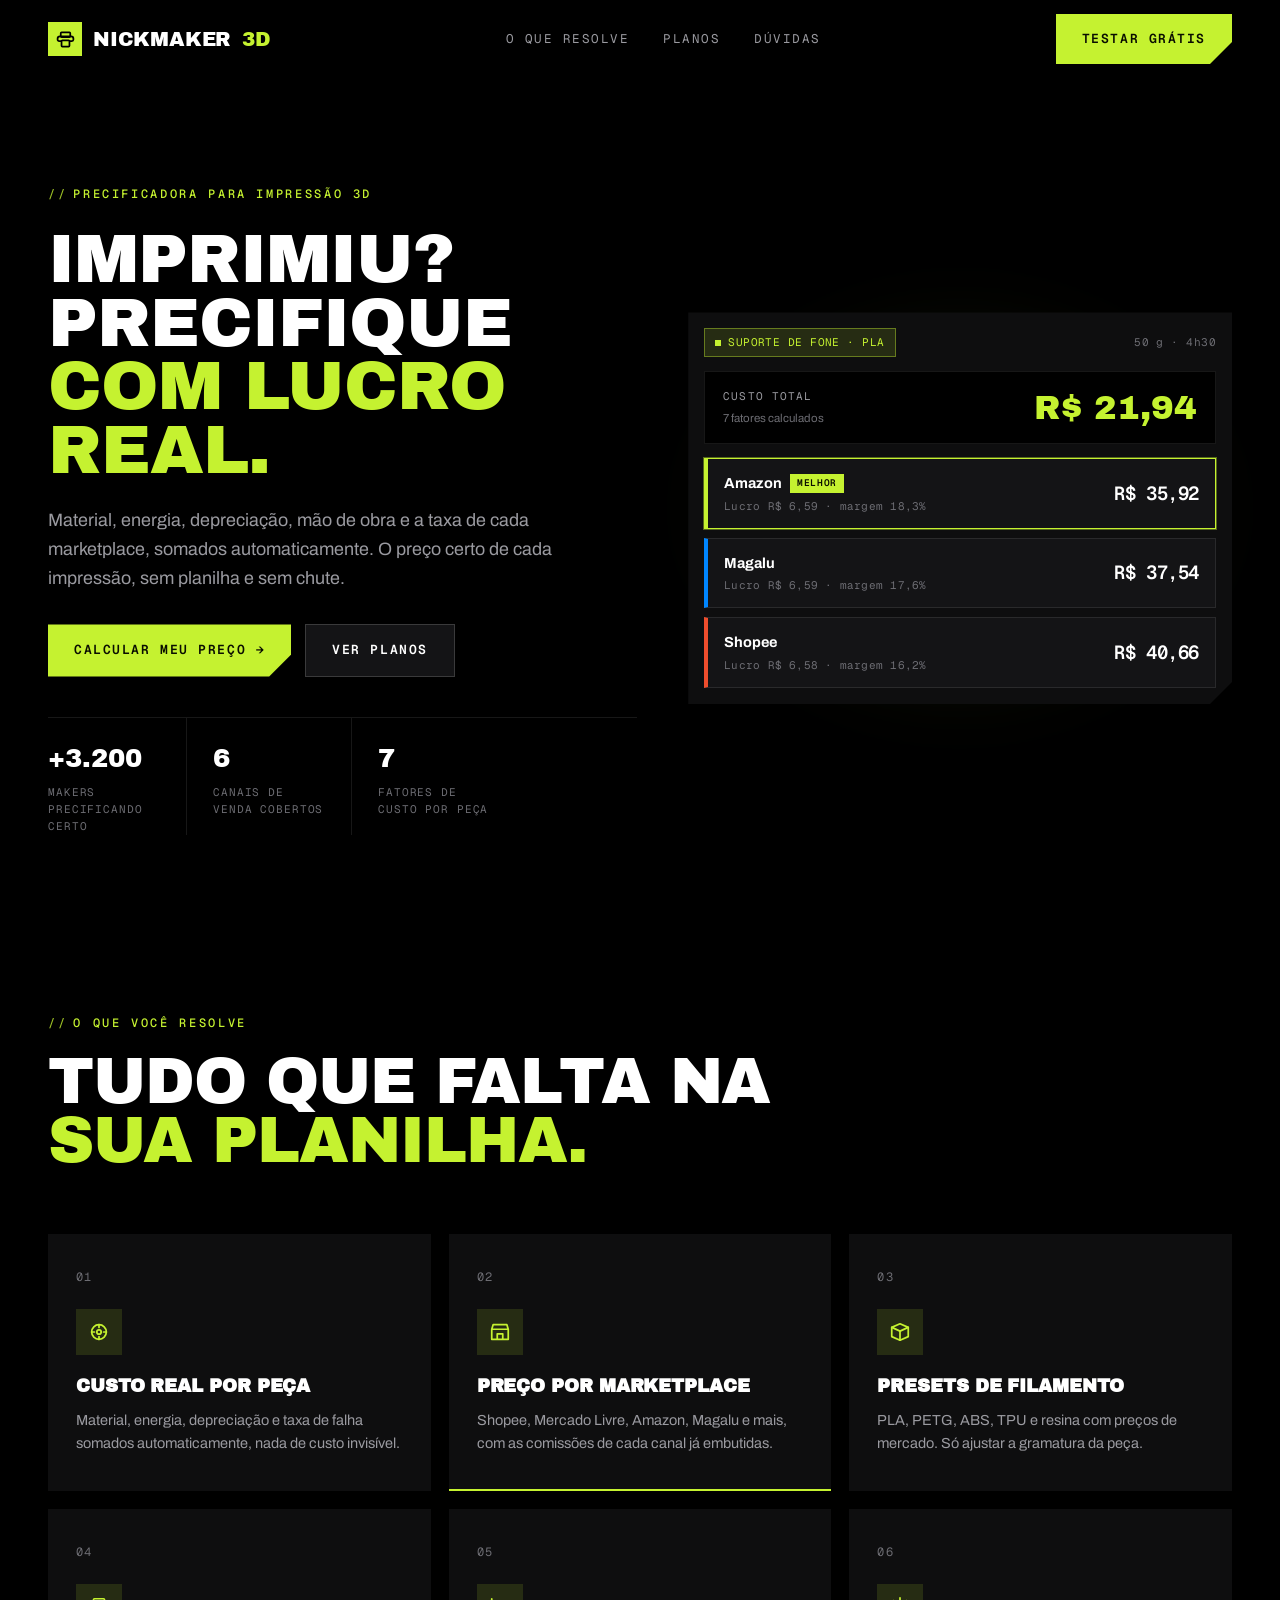
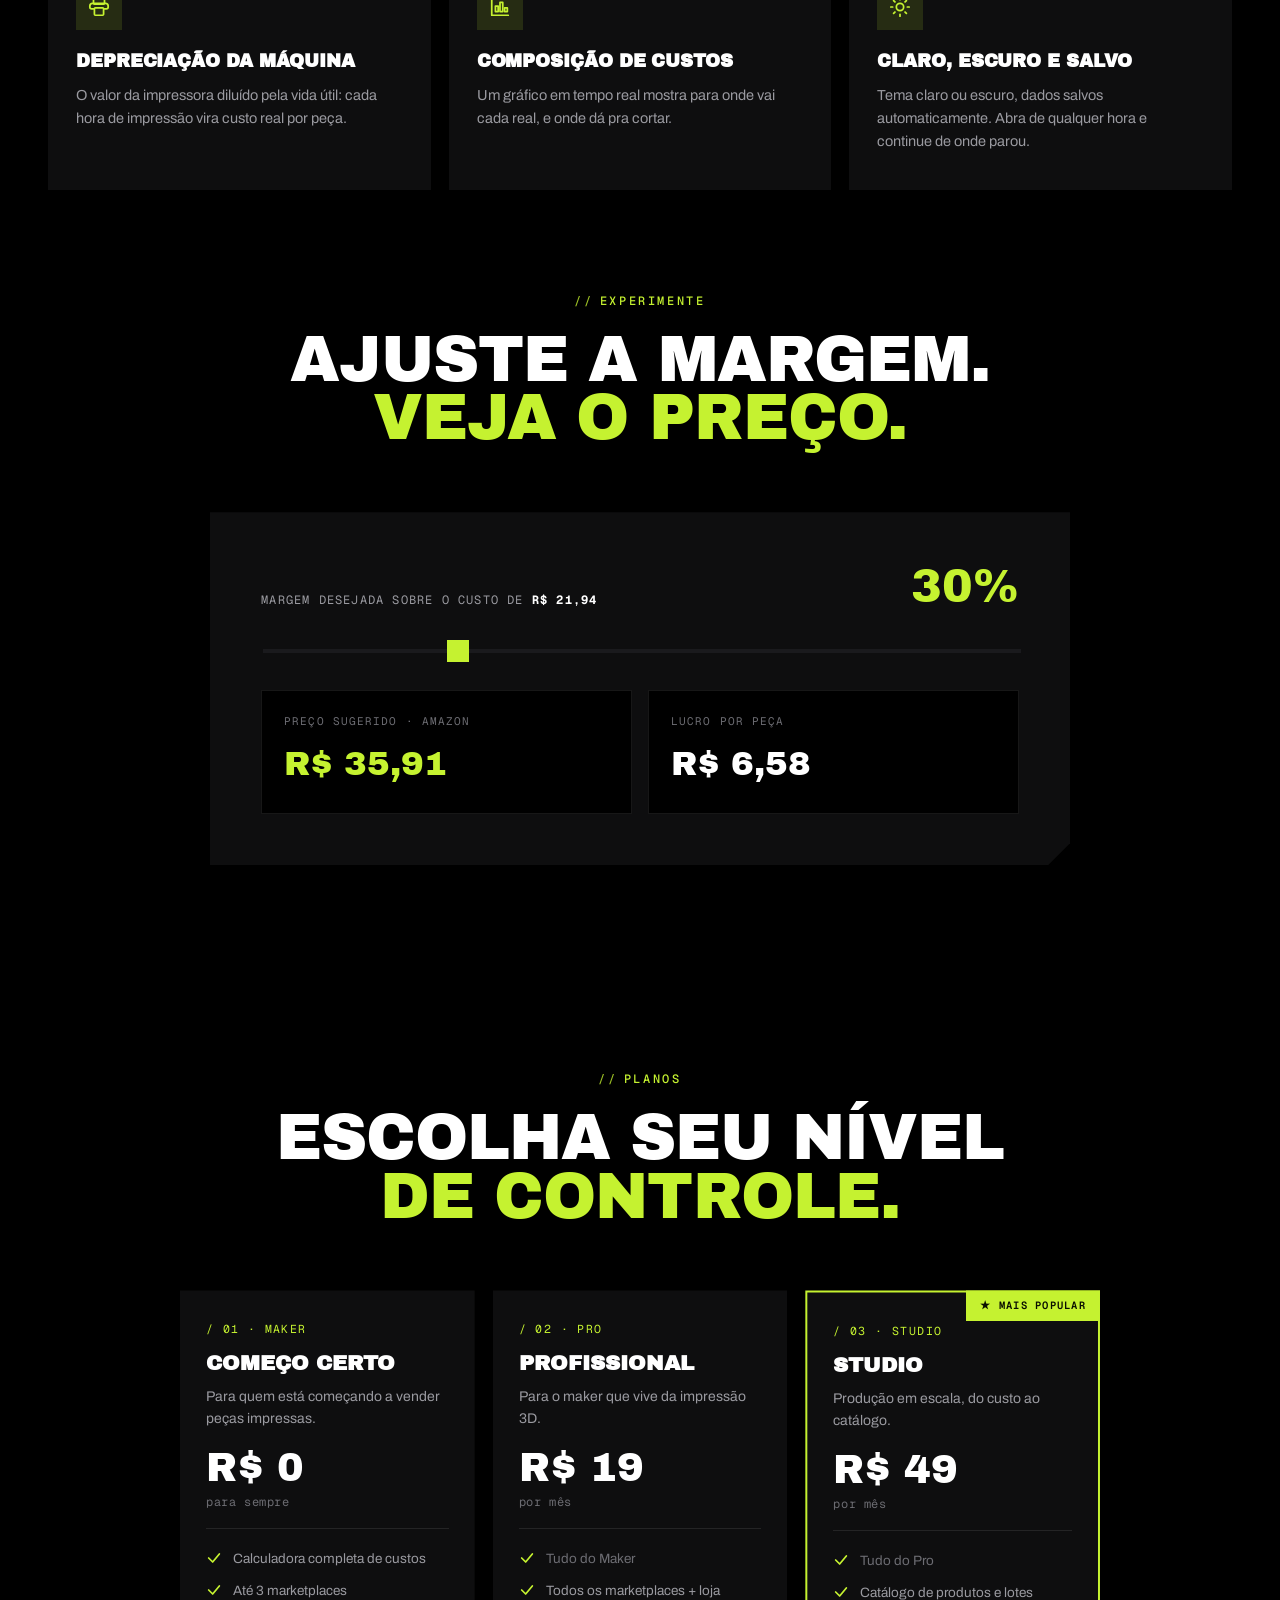
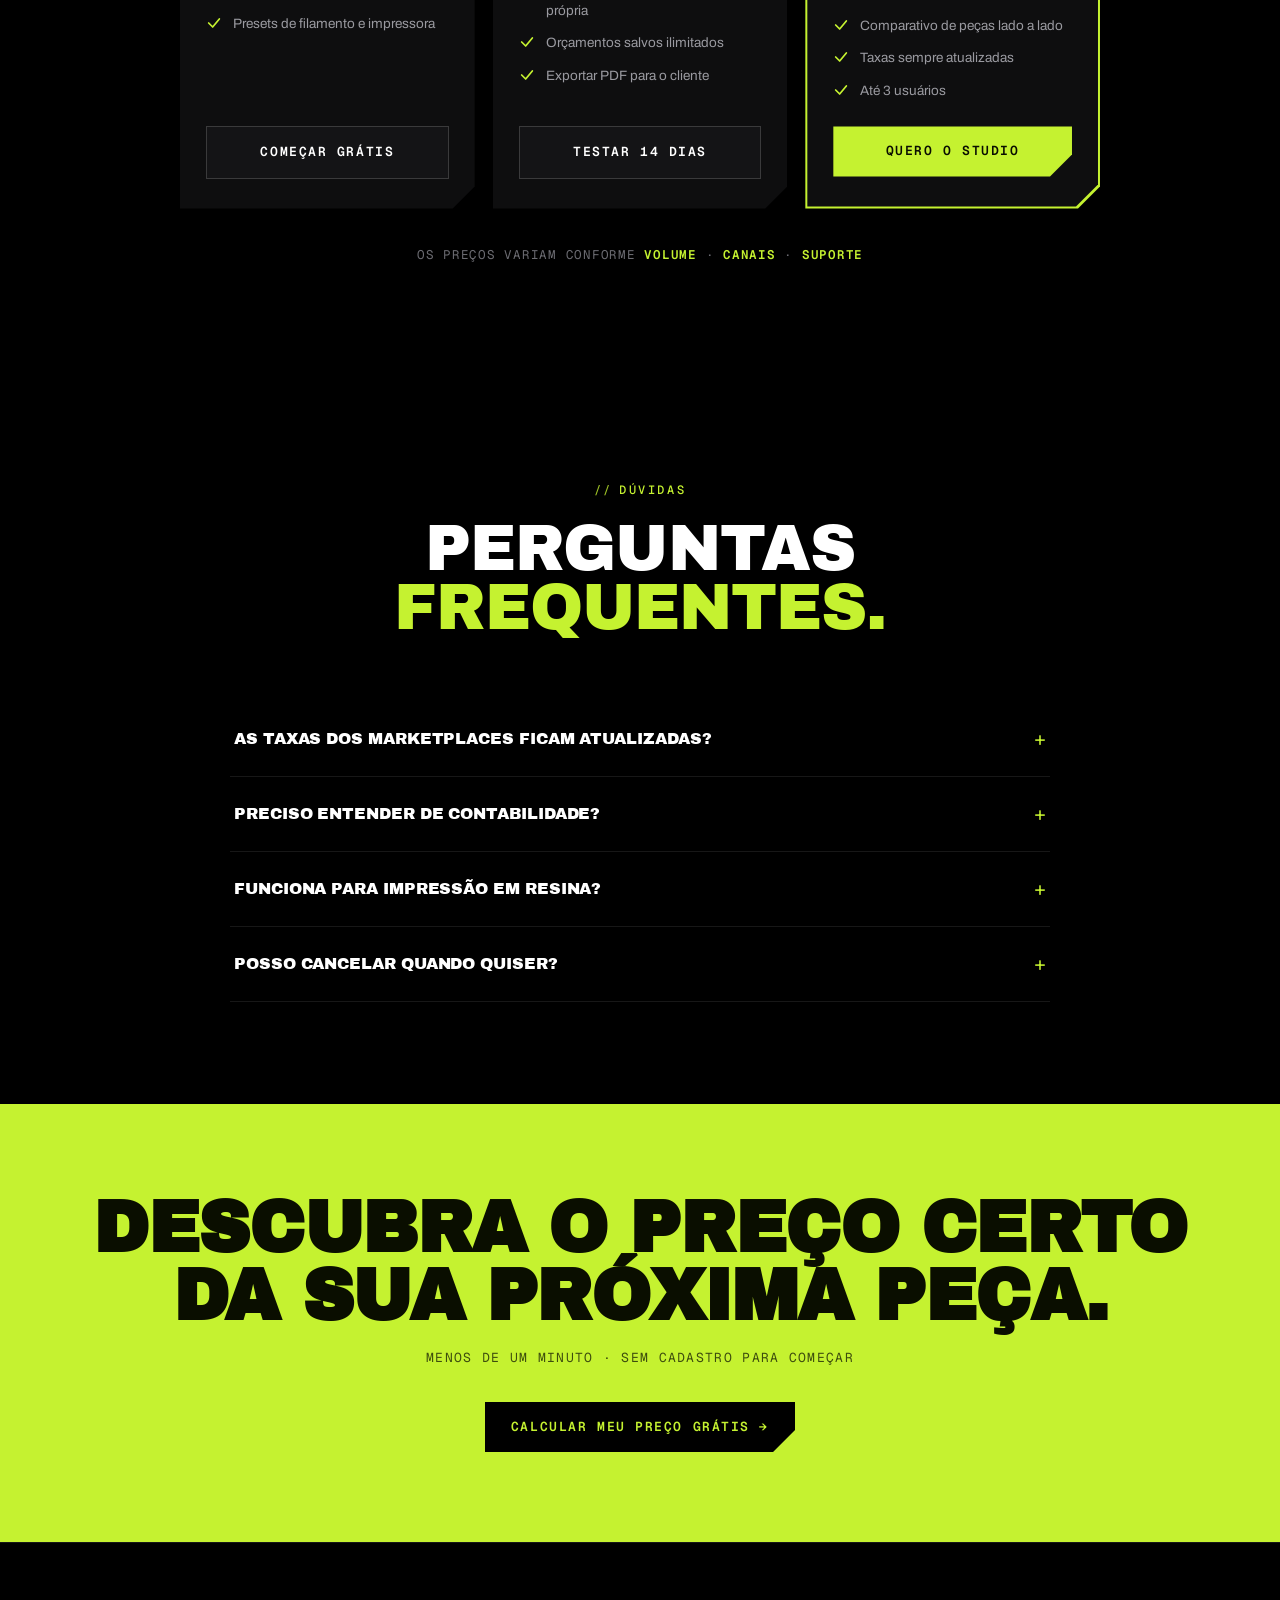
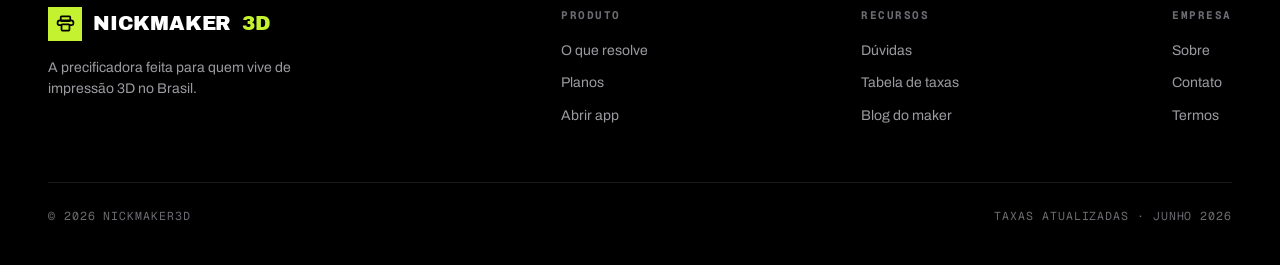
<file: Landing Page v2.html>
<!DOCTYPE html>
<html lang="pt-BR">
<head>
<meta charset="UTF-8" />
<meta name="viewport" content="width=device-width, initial-scale=1.0" />
<title>NickMaker3D, Precifique suas impressões 3D com lucro</title>
<link rel="preconnect" href="https://fonts.googleapis.com" />
<link rel="preconnect" href="https://fonts.gstatic.com" crossorigin />
<link href="https://fonts.googleapis.com/css2?family=Archivo:wght@400;500;600;700&family=Archivo+Black&family=Geist+Mono:wght@400;500;600&display=swap" rel="stylesheet" />
<style>
  :root {
    --bg: #000000;
    --panel: #0E0E0F;
    --panel-2: #141416;
    --panel-3: #1A1A1D;
    --line: rgba(255,255,255,.09);
    --line-2: rgba(255,255,255,.16);
    --ink: #FFFFFF;
    --muted: #9A9AA0;
    --muted-2: #6C6C72;
    --acid: #C5F230;
    --acid-dim: rgba(197,242,48,.13);
    --acid-line: rgba(197,242,48,.4);
    --display: "Archivo Black", "Archivo", system-ui, sans-serif;
    --sans: "Archivo", system-ui, -apple-system, sans-serif;
    --mono: "Geist Mono", ui-monospace, monospace;
    --cut: 22px;
    --mk-shopee: #EE4D2D; --mk-ml: #FFE600; --mk-amazon: #FF9900; --mk-magalu: #0086FF;
  }
  * { box-sizing: border-box; }
  html, body { margin: 0; padding: 0; }
  body {
    background: var(--bg); color: var(--ink);
    font-family: var(--sans); font-weight: 400; line-height: 1.55;
    -webkit-font-smoothing: antialiased; overflow-x: hidden;
  }
  a { color: inherit; text-decoration: none; }
  button { font-family: inherit; cursor: pointer; border: none; background: none; color: inherit; }
  ::selection { background: var(--acid); color: #000; }
  .wrap { max-width: 1240px; margin: 0 auto; padding: 0 28px; }

  /* ---- type ---- */
  .display { font-family: var(--display); font-weight: 400; text-transform: uppercase; letter-spacing: -0.015em; line-height: 0.92; }
  .acid { color: var(--acid); }
  .label {
    font-family: var(--mono); font-size: 12px; font-weight: 500;
    letter-spacing: 0.22em; text-transform: uppercase; color: var(--acid);
  }
  .label .slash { opacity: .8; margin-right: 6px; }

  /* ---- cut corner ---- */
  .cut { clip-path: polygon(0 0, 100% 0, 100% calc(100% - var(--cut)), calc(100% - var(--cut)) 100%, 0 100%); }

  /* ---- buttons ---- */
  .btn {
    display: inline-flex; align-items: center; gap: 10px;
    font-family: var(--mono); font-weight: 600; font-size: 13px;
    letter-spacing: 0.12em; text-transform: uppercase;
    padding: 15px 26px; transition: transform .12s, background .15s, color .15s, border-color .15s;
  }
  .btn-acid { background: var(--acid); color: #0A0E00; }
  .btn-acid:hover { background: #d4ff44; transform: translateY(-2px); }
  .btn-dark { background: var(--panel-2); color: var(--ink); border: 1px solid var(--line-2); }
  .btn-dark:hover { background: var(--panel-3); border-color: var(--acid-line); color: var(--acid); }
  .btn-block { width: 100%; justify-content: center; }
  /* notch only on solid-fill buttons; bordered buttons stay crisp */
  .btn-dark.cut { clip-path: none; }

  /* ============ NAV ============ */
  .nav { position: sticky; top: 0; z-index: 50; border-bottom: 1px solid transparent; transition: background .25s, border-color .25s, backdrop-filter .25s; }
  .nav.scrolled { background: rgba(0,0,0,.78); backdrop-filter: blur(12px); border-bottom-color: var(--line); }
  .nav-inner { display: flex; align-items: center; justify-content: space-between; height: 78px; }
  .logo { font-family: var(--display); font-size: 20px; text-transform: uppercase; letter-spacing: -0.01em; display: flex; align-items: center; gap: 11px; }
  .logo .mk { width: 34px; height: 34px; background: var(--acid); color: #000; display: grid; place-items: center; }
  .logo .mk svg { width: 19px; height: 19px; }
  .nav-links { display: flex; gap: 34px; font-family: var(--mono); font-size: 12.5px; letter-spacing: 0.12em; text-transform: uppercase; color: var(--muted); }
  .nav-links a:hover { color: var(--ink); }
  .nav-right { display: flex; align-items: center; gap: 16px; }
  @media (max-width: 820px) { .nav-links { display: none; } }

  /* ============ HERO ============ */
  .hero { padding: clamp(54px, 8vw, 108px) 0 clamp(50px, 6vw, 90px); position: relative; }
  .hero-grid { display: grid; grid-template-columns: 1.04fr 0.96fr; gap: clamp(30px, 4vw, 58px); align-items: center; }
  .hero .label { margin-bottom: 24px; display: inline-block; }
  .hero h1 { font-size: clamp(38px, 5.4vw, 80px); margin: 0 0 24px; max-width: 13ch; }
  .hero .lede { font-size: clamp(15px, 1.4vw, 18px); color: var(--muted); max-width: 520px; margin: 0 0 32px; line-height: 1.6; }
  .hero-ctas { display: flex; gap: 14px; flex-wrap: wrap; margin-bottom: 40px; }
  .hero-stats { display: flex; gap: 0; flex-wrap: wrap; border-top: 1px solid var(--line); }
  .hero-stats .st { padding: 20px 26px 0 0; margin-right: 26px; border-right: 1px solid var(--line); }
  .hero-stats .st:last-child { border-right: none; margin-right: 0; }
  .hero-stats .st .k { font-family: var(--display); font-size: 26px; }
  .hero-stats .st .v { font-family: var(--mono); font-size: 11px; letter-spacing: 0.08em; text-transform: uppercase; color: var(--muted-2); margin-top: 6px; max-width: 16ch; }

  /* hero product preview */
  .hero-card { position: relative; }
  .hero-card .blob { position: absolute; inset: -30px -10px; z-index: 0; background: radial-gradient(closest-side, rgba(197,242,48,.12), transparent); filter: blur(26px); }
  .preview { position: relative; z-index: 1; background: var(--panel); padding: 16px; clip-path: polygon(0 0, 100% 0, 100% calc(100% - 22px), calc(100% - 22px) 100%, 0 100%); }
  .pv-head { display: flex; align-items: center; justify-content: space-between; gap: 12px; margin-bottom: 14px; }
  .pv-chip { display: inline-flex; align-items: center; gap: 7px; font-family: var(--mono); font-size: 11px; letter-spacing: 0.04em; text-transform: uppercase; color: var(--acid); background: var(--acid-dim); border: 1px solid var(--acid-line); padding: 5px 10px; }
  .pv-chip .d { width: 6px; height: 6px; background: var(--acid); }
  .pv-meta { font-family: var(--mono); font-size: 11px; color: var(--muted-2); letter-spacing: 0.04em; }
  .pv-total { display: flex; align-items: center; justify-content: space-between; gap: 12px; background: var(--bg); border: 1px solid var(--line); padding: 16px 18px; margin-bottom: 14px; }
  .pv-total .k { font-family: var(--mono); font-size: 11px; letter-spacing: 0.1em; text-transform: uppercase; color: var(--muted); }
  .pv-total .kk { font-size: 11.5px; color: var(--muted-2); margin-top: 4px; }
  .pv-total .v { font-family: var(--display); font-size: 34px; color: var(--acid); line-height: 1; }
  .pv-row { display: flex; align-items: center; justify-content: space-between; gap: 12px; background: var(--panel-2); border: 1px solid var(--line); border-left: 4px solid var(--mk); padding: 13px 16px; margin-bottom: 9px; }
  .pv-row.best { border-color: var(--acid); border-left-color: var(--acid); box-shadow: 0 0 0 1px var(--acid-line); }
  .pv-row .nm { font-weight: 700; font-size: 14.5px; display: flex; align-items: center; gap: 8px; }
  .pv-row .sub { font-family: var(--mono); font-size: 11px; color: var(--muted-2); margin-top: 3px; letter-spacing: 0.02em; }
  .pv-row .pr { font-family: var(--mono); font-size: 19px; font-weight: 600; letter-spacing: -0.02em; }
  .pv-row .tag { background: var(--acid); color: #0A0E00; font-family: var(--mono); font-size: 9.5px; font-weight: 600; letter-spacing: 0.06em; text-transform: uppercase; padding: 2px 7px; }
  @media (max-width: 900px) { .hero-grid { grid-template-columns: 1fr; } .hero h1 { max-width: 16ch; } .hero-card { margin-top: 8px; } }

  /* ============ SECTION HEAD ============ */
  .sec { padding: clamp(56px, 8vw, 110px) 0; }
  .sec-head { margin-bottom: clamp(40px, 5vw, 64px); }
  .sec-head.center { text-align: center; }
  .sec-head .label { display: block; margin-bottom: 20px; }
  .sec-head h2 { font-size: clamp(34px, 5.2vw, 64px); margin: 0; max-width: 18ch; }
  .sec-head.center h2 { margin: 0 auto; }

  /* ============ FEATURE GRID ============ */
  .feat-grid { display: grid; grid-template-columns: repeat(3, 1fr); gap: 18px; }
  .feat {
    position: relative; background: var(--panel); padding: 30px 28px 34px;
    min-height: 248px; transition: background .18s, transform .18s;
    border-bottom: 2px solid transparent;
  }
  .feat:hover { background: var(--panel-2); transform: translateY(-3px); border-bottom-color: var(--acid); }
  .feat.lit { border-bottom-color: var(--acid); }
  .feat .n { font-family: var(--mono); font-size: 12px; color: var(--muted-2); letter-spacing: 0.1em; }
  .feat .ic { width: 46px; height: 46px; margin: 20px 0 22px; background: var(--acid-dim); color: var(--acid); display: grid; place-items: center; }
  .feat h3 { font-family: var(--display); font-size: 18px; text-transform: uppercase; letter-spacing: -0.005em; margin: 0 0 12px; line-height: 1.1; }
  .feat p { margin: 0; color: var(--muted); font-size: 14.5px; line-height: 1.6; }

  /* ============ DEMO ============ */
  .demo { background: var(--panel); padding: clamp(30px, 4vw, 52px); max-width: 860px; margin: 0 auto; }
  .demo-top { display: flex; justify-content: space-between; align-items: flex-end; gap: 24px; flex-wrap: wrap; margin-bottom: 26px; }
  .demo-top .lab { font-family: var(--mono); font-size: 12px; letter-spacing: 0.1em; text-transform: uppercase; color: var(--muted); }
  .demo-top .lab b { color: var(--ink); }
  .demo-mval { font-family: var(--display); font-size: 46px; color: var(--acid); line-height: 1; }
  .range { -webkit-appearance: none; appearance: none; width: 100%; height: 4px; background: var(--panel-3); outline: none; cursor: pointer; }
  .range::-webkit-slider-thumb { -webkit-appearance: none; appearance: none; width: 22px; height: 22px; border-radius: 0; background: var(--acid); cursor: pointer; }
  .range::-moz-range-thumb { width: 22px; height: 22px; border-radius: 0; border: none; background: var(--acid); cursor: pointer; }
  .demo-out { display: grid; grid-template-columns: 1fr 1fr; gap: 16px; margin-top: 30px; }
  .demo-out .o { background: var(--bg); border: 1px solid var(--line); padding: 22px; }
  .demo-out .o .k { font-family: var(--mono); font-size: 11px; letter-spacing: 0.1em; text-transform: uppercase; color: var(--muted-2); }
  .demo-out .o .v { font-family: var(--display); font-size: 34px; margin-top: 8px; }
  .demo-out .o .v.acid { color: var(--acid); }

  /* ============ PRICING ============ */
  .plans { display: grid; grid-template-columns: repeat(3, 1fr); gap: 18px; align-items: stretch; max-width: 920px; margin: 0 auto; }
  .plan-shell { position: relative; }
  .plan-shell.pop { background: var(--acid); padding: 2px; }
  .plan {
    position: relative; background: var(--panel); padding: 30px 26px 30px;
    height: 100%; display: flex; flex-direction: column;
  }
  .plan .pn { font-family: var(--mono); font-size: 11.5px; letter-spacing: 0.12em; text-transform: uppercase; color: var(--acid); margin-bottom: 14px; }
  .plan h3 { font-family: var(--display); font-size: 21px; text-transform: uppercase; margin: 0 0 12px; line-height: 1.05; }
  .plan .pdesc { color: var(--muted); font-size: 14px; min-height: 42px; margin-bottom: 18px; }
  .plan .price { font-family: var(--display); font-size: 40px; line-height: 1; padding-bottom: 20px; border-bottom: 1px solid var(--line); margin-bottom: 20px; }
  .plan .price .per { font-family: var(--mono); font-size: 12px; color: var(--muted-2); letter-spacing: 0.05em; display: block; margin-top: 8px; text-transform: none; }
  .plan ul { list-style: none; margin: 0 0 26px; padding: 0; display: flex; flex-direction: column; gap: 13px; flex: 1; }
  .plan li { display: flex; gap: 11px; font-size: 13.5px; color: var(--muted); line-height: 1.45; }
  .plan li svg { color: var(--acid); flex-shrink: 0; margin-top: 1px; }
  .plan li.dim { color: var(--muted-2); }
  .pop-tab {
    position: absolute; top: 0; right: 0; z-index: 3;
    background: var(--acid); color: #0A0E00; font-family: var(--mono); font-weight: 600;
    font-size: 10.5px; letter-spacing: 0.12em; text-transform: uppercase; padding: 7px 14px;
    display: flex; align-items: center; gap: 6px;
  }
  .price-note { text-align: center; margin-top: 36px; font-family: var(--mono); font-size: 12.5px; letter-spacing: 0.06em; text-transform: uppercase; color: var(--muted-2); }
  .price-note b { color: var(--acid); font-weight: 600; }

  /* ============ FAQ ============ */
  .faq { max-width: 820px; margin: 0 auto; }
  .faq-item { border-bottom: 1px solid var(--line); }
  .faq-q { width: 100%; text-align: left; display: flex; justify-content: space-between; align-items: center; gap: 18px; padding: 24px 4px; font-family: var(--display); font-size: 16px; text-transform: uppercase; letter-spacing: -0.005em; }
  .faq-q .pm { color: var(--acid); font-family: var(--mono); font-size: 20px; transition: transform .2s; flex-shrink: 0; }
  .faq-item.open .faq-q .pm { transform: rotate(45deg); }
  .faq-a { max-height: 0; overflow: hidden; transition: max-height .28s ease; }
  .faq-a-in { padding: 0 4px 24px; color: var(--muted); font-size: 14.5px; line-height: 1.65; max-width: 92%; }

  /* ============ CTA ============ */
  .cta { background: var(--acid); color: #0A0E00; padding: clamp(48px, 7vw, 96px) 0; }
  .cta .wrap { text-align: center; }
  .cta h2 { font-family: var(--display); text-transform: uppercase; font-size: clamp(34px, 5.6vw, 72px); margin: 0 0 18px; letter-spacing: -0.02em; line-height: 0.95; }
  .cta p { font-family: var(--mono); font-size: 13px; letter-spacing: 0.1em; text-transform: uppercase; margin: 0 0 34px; opacity: .72; }
  .cta .btn-black { background: #000; color: var(--acid); }
  .cta .btn-black:hover { background: #111; transform: translateY(-2px); }

  /* ============ FOOTER ============ */
  footer { padding: 64px 0 40px; border-top: 1px solid var(--line); }
  .foot-grid { display: flex; justify-content: space-between; gap: 40px; flex-wrap: wrap; margin-bottom: 44px; }
  .foot-brand { max-width: 300px; }
  .foot-brand .logo { margin-bottom: 16px; }
  .foot-brand p { color: var(--muted); font-size: 14px; margin: 0; }
  .foot-col h4 { font-family: var(--mono); font-size: 11px; letter-spacing: 0.14em; text-transform: uppercase; color: var(--muted-2); margin: 0 0 16px; }
  .foot-col a { display: block; color: var(--muted); font-size: 14px; margin-bottom: 11px; }
  .foot-col a:hover { color: var(--acid); }
  .foot-bottom { display: flex; justify-content: space-between; gap: 16px; flex-wrap: wrap; padding-top: 24px; border-top: 1px solid var(--line); font-family: var(--mono); font-size: 11.5px; letter-spacing: 0.08em; text-transform: uppercase; color: var(--muted-2); }

  @media (max-width: 900px) { .feat-grid { grid-template-columns: 1fr 1fr; } .plans { grid-template-columns: 1fr 1fr; } }
  @media (max-width: 620px) { .feat-grid, .plans, .demo-out { grid-template-columns: 1fr; } .hero-stats .st { border-right: none; } }
</style>
</head>
<body>

<!-- NAV -->
<nav class="nav" id="nav">
  <div class="wrap nav-inner">
    <a class="logo" href="#top">
      <span class="mk"><svg viewBox="0 0 24 24" fill="none" stroke="currentColor" stroke-width="2.2" stroke-linecap="round" stroke-linejoin="round"><rect x="6" y="3" width="12" height="6" rx="1"/><path d="M6 14H4a2 2 0 0 1-2-2v-1a3 3 0 0 1 3-3h14a3 3 0 0 1 3 3v1a2 2 0 0 1-2 2h-2"/><rect x="7" y="13" width="10" height="8" rx="1"/></svg></span>
      NICKMAKER<span class="acid">3D</span>
    </a>
    <div class="nav-links">
      <a href="#resolve">O que resolve</a>
      <a href="#planos">Planos</a>
      <a href="#duvidas">Dúvidas</a>
    </div>
    <div class="nav-right">
      <a class="btn btn-acid cut" href="Precificadora.html">Testar grátis</a>
    </div>
  </div>
</nav>

<!-- HERO -->
<header class="hero" id="top">
  <div class="wrap hero-grid">
    <div class="hero-copy">
      <span class="label"><span class="slash">//</span>Precificadora para impressão 3D</span>
      <h1 class="display">Imprimiu?<br/>Precifique<br/><span class="acid">com lucro real.</span></h1>
      <p class="lede">Material, energia, depreciação, mão de obra e a taxa de cada marketplace, somados automaticamente. O preço certo de cada impressão, sem planilha e sem chute.</p>
      <div class="hero-ctas">
        <a class="btn btn-acid cut" href="Precificadora.html">Calcular meu preço →</a>
        <a class="btn btn-dark cut" href="#planos">Ver planos</a>
      </div>
      <div class="hero-stats">
        <div class="st"><div class="k">+3.200</div><div class="v">Makers precificando certo</div></div>
        <div class="st"><div class="k">6</div><div class="v">Canais de venda cobertos</div></div>
        <div class="st"><div class="k">7</div><div class="v">Fatores de custo por peça</div></div>
      </div>
    </div>

    <div class="hero-card">
      <div class="blob"></div>
      <div class="preview">
        <div class="pv-head">
          <span class="pv-chip"><span class="d"></span>Suporte de fone · PLA</span>
          <span class="pv-meta">50 g · 4h30</span>
        </div>
        <div class="pv-total">
          <div>
            <div class="k">Custo total</div>
            <div class="kk">7 fatores calculados</div>
          </div>
          <div class="v">R$ 21,94</div>
        </div>
        <div class="pv-row best" style="--mk:var(--acid)">
          <div><div class="nm">Amazon <span class="tag">melhor</span></div><div class="sub">Lucro R$ 6,59 · margem 18,3%</div></div>
          <div class="pr">R$ 35,92</div>
        </div>
        <div class="pv-row" style="--mk:var(--mk-magalu)">
          <div><div class="nm">Magalu</div><div class="sub">Lucro R$ 6,59 · margem 17,6%</div></div>
          <div class="pr">R$ 37,54</div>
        </div>
        <div class="pv-row" style="--mk:var(--mk-shopee); margin-bottom:0">
          <div><div class="nm">Shopee</div><div class="sub">Lucro R$ 6,58 · margem 16,2%</div></div>
          <div class="pr">R$ 40,66</div>
        </div>
      </div>
    </div>
  </div>
</header>

<!-- FEATURES -->
<section class="sec" id="resolve">
  <div class="wrap">
    <div class="sec-head">
      <span class="label"><span class="slash">//</span>O que você resolve</span>
      <h2 class="display">Tudo que falta na <span class="acid">sua planilha.</span></h2>
    </div>
    <div class="feat-grid">
      <div class="feat">
        <span class="n">01</span>
        <div class="ic"><svg width="22" height="22" viewBox="0 0 24 24" fill="none" stroke="currentColor" stroke-width="1.9" stroke-linecap="round" stroke-linejoin="round"><circle cx="12" cy="12" r="8"/><circle cx="12" cy="12" r="2.4"/><path d="M12 4v3M12 17v3M4 12h3M17 12h3"/></svg></div>
        <h3>Custo real por peça</h3>
        <p>Material, energia, depreciação e taxa de falha somados automaticamente, nada de custo invisível.</p>
      </div>
      <div class="feat lit">
        <span class="n">02</span>
        <div class="ic"><svg width="22" height="22" viewBox="0 0 24 24" fill="none" stroke="currentColor" stroke-width="1.9" stroke-linecap="round" stroke-linejoin="round"><path d="M3 9 4.5 4h15L21 9M3 9v11h18V9M3 9h18M9 20v-6h6v6"/></svg></div>
        <h3>Preço por marketplace</h3>
        <p>Shopee, Mercado Livre, Amazon, Magalu e mais, com as comissões de cada canal já embutidas.</p>
      </div>
      <div class="feat">
        <span class="n">03</span>
        <div class="ic"><svg width="22" height="22" viewBox="0 0 24 24" fill="none" stroke="currentColor" stroke-width="1.9" stroke-linecap="round" stroke-linejoin="round"><path d="M3 7l9-4 9 4-9 4-9-4z"/><path d="M3 7v10l9 4 9-4V7"/><path d="M12 11v10"/></svg></div>
        <h3>Presets de filamento</h3>
        <p>PLA, PETG, ABS, TPU e resina com preços de mercado. Só ajustar a gramatura da peça.</p>
      </div>
      <div class="feat">
        <span class="n">04</span>
        <div class="ic"><svg width="22" height="22" viewBox="0 0 24 24" fill="none" stroke="currentColor" stroke-width="1.9" stroke-linecap="round" stroke-linejoin="round"><rect x="6" y="3" width="12" height="6" rx="1"/><path d="M6 14H4a2 2 0 0 1-2-2v-1a3 3 0 0 1 3-3h14a3 3 0 0 1 3 3v1a2 2 0 0 1-2 2h-2"/><rect x="7" y="13" width="10" height="8" rx="1"/></svg></div>
        <h3>Depreciação da máquina</h3>
        <p>O valor da impressora diluído pela vida útil: cada hora de impressão vira custo real por peça.</p>
      </div>
      <div class="feat">
        <span class="n">05</span>
        <div class="ic"><svg width="22" height="22" viewBox="0 0 24 24" fill="none" stroke="currentColor" stroke-width="1.9" stroke-linecap="round" stroke-linejoin="round"><path d="M3 3v18h18"/><rect x="7" y="11" width="3" height="6"/><rect x="12" y="7" width="3" height="10"/><rect x="17" y="13" width="3" height="4"/></svg></div>
        <h3>Composição de custos</h3>
        <p>Um gráfico em tempo real mostra para onde vai cada real, e onde dá pra cortar.</p>
      </div>
      <div class="feat">
        <span class="n">06</span>
        <div class="ic"><svg width="22" height="22" viewBox="0 0 24 24" fill="none" stroke="currentColor" stroke-width="1.9" stroke-linecap="round" stroke-linejoin="round"><circle cx="12" cy="12" r="4"/><path d="M12 2v2M12 20v2M2 12h2M20 12h2M5 5l1.5 1.5M17.5 17.5 19 19M5 19l1.5-1.5M17.5 6.5 19 5"/></svg></div>
        <h3>Claro, escuro e salvo</h3>
        <p>Tema claro ou escuro, dados salvos automaticamente. Abra de qualquer hora e continue de onde parou.</p>
      </div>
    </div>
  </div>
</section>

<!-- DEMO -->
<section class="sec" style="padding-top:0">
  <div class="wrap">
    <div class="sec-head center">
      <span class="label"><span class="slash">//</span>Experimente</span>
      <h2 class="display">Ajuste a margem. <span class="acid">Veja o preço.</span></h2>
    </div>
    <div class="demo cut">
      <div class="demo-top">
        <div class="lab">Margem desejada sobre o custo de <b>R$ 21,94</b></div>
        <div class="demo-mval" id="dVal">30%</div>
      </div>
      <input class="range" type="range" min="0" max="120" step="5" value="30" id="dM" />
      <div class="demo-out">
        <div class="o"><div class="k">Preço sugerido · Amazon</div><div class="v acid" id="dPrice">R$ 35,92</div></div>
        <div class="o"><div class="k">Lucro por peça</div><div class="v" id="dProfit">R$ 6,59</div></div>
      </div>
    </div>
  </div>
</section>

<!-- PRICING -->
<section class="sec" id="planos">
  <div class="wrap">
    <div class="sec-head center">
      <span class="label"><span class="slash">//</span>Planos</span>
      <h2 class="display">Escolha seu nível <span class="acid">de controle.</span></h2>
    </div>
    <div class="plans">
      <div class="plan-shell">
        <div class="plan cut">
          <div class="pn">/ 01 · Maker</div>
          <h3>Começo certo</h3>
          <div class="pdesc">Para quem está começando a vender peças impressas.</div>
          <div class="price">R$ 0<span class="per">para sempre</span></div>
          <ul>
            <li><svg width="16" height="16" viewBox="0 0 24 24" fill="none" stroke="currentColor" stroke-width="2.6" stroke-linecap="round" stroke-linejoin="round"><polyline points="4 12 10 18 20 6"/></svg>Calculadora completa de custos</li>
            <li><svg width="16" height="16" viewBox="0 0 24 24" fill="none" stroke="currentColor" stroke-width="2.6" stroke-linecap="round" stroke-linejoin="round"><polyline points="4 12 10 18 20 6"/></svg>Até 3 marketplaces</li>
            <li><svg width="16" height="16" viewBox="0 0 24 24" fill="none" stroke="currentColor" stroke-width="2.6" stroke-linecap="round" stroke-linejoin="round"><polyline points="4 12 10 18 20 6"/></svg>Presets de filamento e impressora</li>
          </ul>
          <a class="btn btn-dark btn-block cut" href="Precificadora.html">Começar grátis</a>
        </div>
      </div>

      <div class="plan-shell">
        <div class="plan cut">
          <div class="pn">/ 02 · Pro</div>
          <h3>Profissional</h3>
          <div class="pdesc">Para o maker que vive da impressão 3D.</div>
          <div class="price">R$ 19<span class="per">por mês</span></div>
          <ul>
            <li class="dim"><svg width="16" height="16" viewBox="0 0 24 24" fill="none" stroke="currentColor" stroke-width="2.6" stroke-linecap="round" stroke-linejoin="round"><polyline points="4 12 10 18 20 6"/></svg>Tudo do Maker</li>
            <li><svg width="16" height="16" viewBox="0 0 24 24" fill="none" stroke="currentColor" stroke-width="2.6" stroke-linecap="round" stroke-linejoin="round"><polyline points="4 12 10 18 20 6"/></svg>Todos os marketplaces + loja própria</li>
            <li><svg width="16" height="16" viewBox="0 0 24 24" fill="none" stroke="currentColor" stroke-width="2.6" stroke-linecap="round" stroke-linejoin="round"><polyline points="4 12 10 18 20 6"/></svg>Orçamentos salvos ilimitados</li>
            <li><svg width="16" height="16" viewBox="0 0 24 24" fill="none" stroke="currentColor" stroke-width="2.6" stroke-linecap="round" stroke-linejoin="round"><polyline points="4 12 10 18 20 6"/></svg>Exportar PDF para o cliente</li>
          </ul>
          <a class="btn btn-dark btn-block cut" href="Precificadora.html">Testar 14 dias</a>
        </div>
      </div>

      <div class="plan-shell pop cut">
        <span class="pop-tab">★ Mais popular</span>
        <div class="plan cut">
          <div class="pn">/ 03 · Studio</div>
          <h3>Studio</h3>
          <div class="pdesc">Produção em escala, do custo ao catálogo.</div>
          <div class="price">R$ 49<span class="per">por mês</span></div>
          <ul>
            <li class="dim"><svg width="16" height="16" viewBox="0 0 24 24" fill="none" stroke="currentColor" stroke-width="2.6" stroke-linecap="round" stroke-linejoin="round"><polyline points="4 12 10 18 20 6"/></svg>Tudo do Pro</li>
            <li><svg width="16" height="16" viewBox="0 0 24 24" fill="none" stroke="currentColor" stroke-width="2.6" stroke-linecap="round" stroke-linejoin="round"><polyline points="4 12 10 18 20 6"/></svg>Catálogo de produtos e lotes</li>
            <li><svg width="16" height="16" viewBox="0 0 24 24" fill="none" stroke="currentColor" stroke-width="2.6" stroke-linecap="round" stroke-linejoin="round"><polyline points="4 12 10 18 20 6"/></svg>Comparativo de peças lado a lado</li>
            <li><svg width="16" height="16" viewBox="0 0 24 24" fill="none" stroke="currentColor" stroke-width="2.6" stroke-linecap="round" stroke-linejoin="round"><polyline points="4 12 10 18 20 6"/></svg>Taxas sempre atualizadas</li>
            <li><svg width="16" height="16" viewBox="0 0 24 24" fill="none" stroke="currentColor" stroke-width="2.6" stroke-linecap="round" stroke-linejoin="round"><polyline points="4 12 10 18 20 6"/></svg>Até 3 usuários</li>
          </ul>
          <a class="btn btn-acid btn-block cut" href="Precificadora.html">Quero o Studio</a>
        </div>
      </div>
    </div>
    <p class="price-note">Os preços variam conforme <b>volume</b> · <b>canais</b> · <b>suporte</b></p>
  </div>
</section>

<!-- FAQ -->
<section class="sec" id="duvidas">
  <div class="wrap">
    <div class="sec-head center">
      <span class="label"><span class="slash">//</span>Dúvidas</span>
      <h2 class="display">Perguntas <span class="acid">frequentes.</span></h2>
    </div>
    <div class="faq">
      <div class="faq-item"><button class="faq-q">As taxas dos marketplaces ficam atualizadas?<span class="pm">+</span></button><div class="faq-a"><div class="faq-a-in">Sim. Acompanhamos as comissões da Shopee, Mercado Livre, Amazon e Magalu e atualizamos os percentuais sempre que mudam, você precifica sempre com os números vigentes.</div></div></div>
      <div class="faq-item"><button class="faq-q">Preciso entender de contabilidade?<span class="pm">+</span></button><div class="faq-a"><div class="faq-a-in">Não. Você informa o que já conhece, preço do filamento, tempo de impressão, valor da sua hora, e a NickMaker3D faz toda a matemática por você.</div></div></div>
      <div class="faq-item"><button class="faq-q">Funciona para impressão em resina?<span class="pm">+</span></button><div class="faq-a"><div class="faq-a-in">Sim. Há presets para resina e impressoras como a Anycubic Photon. Ajuste o custo do material e o tempo, e o cálculo se adapta.</div></div></div>
      <div class="faq-item"><button class="faq-q">Posso cancelar quando quiser?<span class="pm">+</span></button><div class="faq-a"><div class="faq-a-in">Sim, sem fidelidade. Você volta para o plano gratuito a qualquer momento e continua usando a calculadora de custos.</div></div></div>
    </div>
  </div>
</section>

<!-- CTA -->
<section class="cta">
  <div class="wrap">
    <h2>Descubra o preço certo<br/>da sua próxima peça.</h2>
    <p>Menos de um minuto · sem cadastro para começar</p>
    <a class="btn btn-black cut" href="Precificadora.html">Calcular meu preço grátis →</a>
  </div>
</section>

<!-- FOOTER -->
<footer>
  <div class="wrap">
    <div class="foot-grid">
      <div class="foot-brand">
        <a class="logo" href="#top"><span class="mk"><svg viewBox="0 0 24 24" fill="none" stroke="currentColor" stroke-width="2.2" stroke-linecap="round" stroke-linejoin="round"><rect x="6" y="3" width="12" height="6" rx="1"/><path d="M6 14H4a2 2 0 0 1-2-2v-1a3 3 0 0 1 3-3h14a3 3 0 0 1 3 3v1a2 2 0 0 1-2 2h-2"/><rect x="7" y="13" width="10" height="8" rx="1"/></svg></span>NICKMAKER<span class="acid">3D</span></a>
        <p>A precificadora feita para quem vive de impressão 3D no Brasil.</p>
      </div>
      <div class="foot-col"><h4>Produto</h4><a href="#resolve">O que resolve</a><a href="#planos">Planos</a><a href="Precificadora.html">Abrir app</a></div>
      <div class="foot-col"><h4>Recursos</h4><a href="#duvidas">Dúvidas</a><a href="#">Tabela de taxas</a><a href="#">Blog do maker</a></div>
      <div class="foot-col"><h4>Empresa</h4><a href="#">Sobre</a><a href="#">Contato</a><a href="#">Termos</a></div>
    </div>
    <div class="foot-bottom"><span>© 2026 NickMaker3D</span><span>Taxas atualizadas · Junho 2026</span></div>
  </div>
</footer>

<script>
  const nav = document.getElementById('nav');
  const onScroll = () => nav.classList.toggle('scrolled', window.scrollY > 12);
  window.addEventListener('scroll', onScroll, { passive: true }); onScroll();

  document.querySelectorAll('.faq-item').forEach((item) => {
    const q = item.querySelector('.faq-q'), a = item.querySelector('.faq-a');
    q.addEventListener('click', () => {
      const open = item.classList.contains('open');
      document.querySelectorAll('.faq-item.open').forEach((o) => { o.classList.remove('open'); o.querySelector('.faq-a').style.maxHeight = null; });
      if (!open) { item.classList.add('open'); a.style.maxHeight = a.scrollHeight + 'px'; }
    });
  });

  const COST = 21.94, COMM = 0.15, FIXED = 2.00;
  const dM = document.getElementById('dM');
  const fmt = (v) => 'R$ ' + v.toLocaleString('pt-BR', { minimumFractionDigits: 2, maximumFractionDigits: 2 });
  const upd = () => {
    const m = +dM.value;
    document.getElementById('dVal').textContent = m + '%';
    const profit = COST * (m / 100);
    const price = (COST + profit + FIXED) / (1 - COMM);
    document.getElementById('dPrice').textContent = fmt(price);
    document.getElementById('dProfit').textContent = fmt(profit);
  };
  dM.addEventListener('input', upd); upd();
</script>
</body>
</html>
</file>
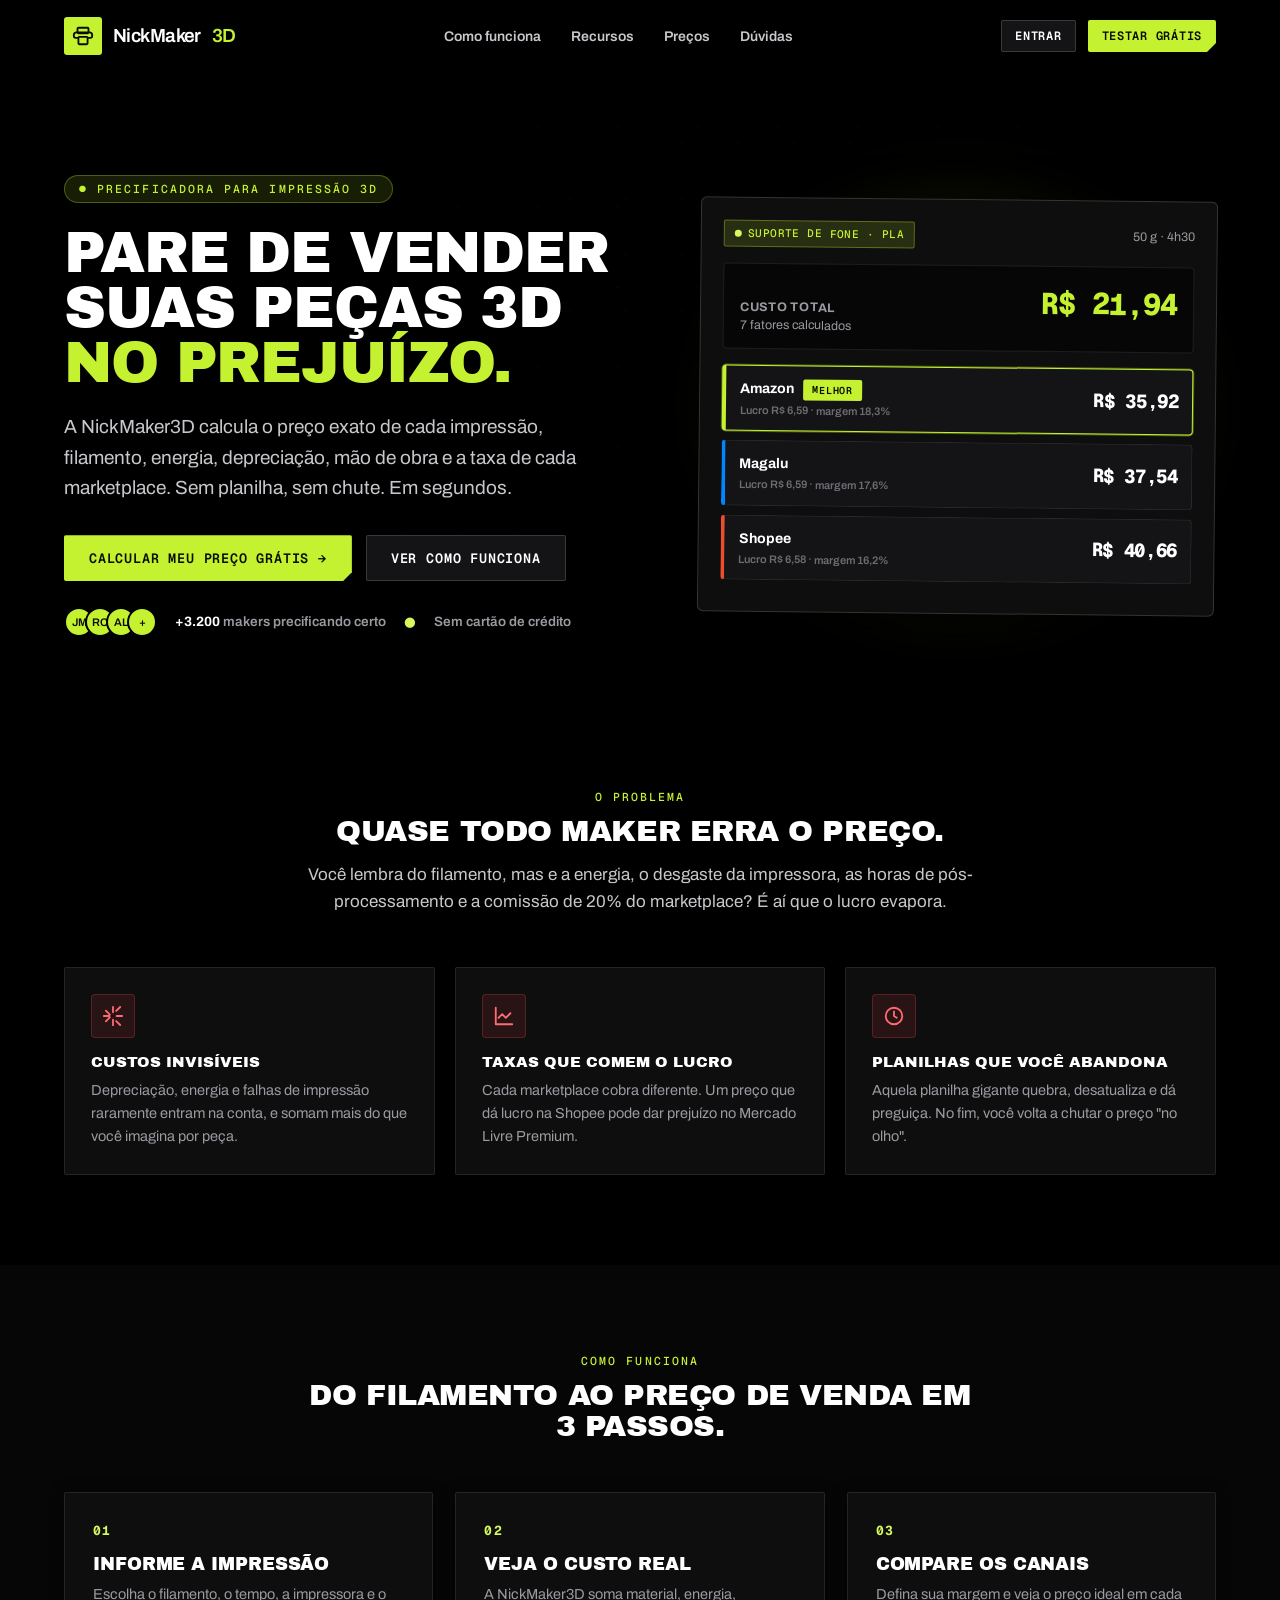
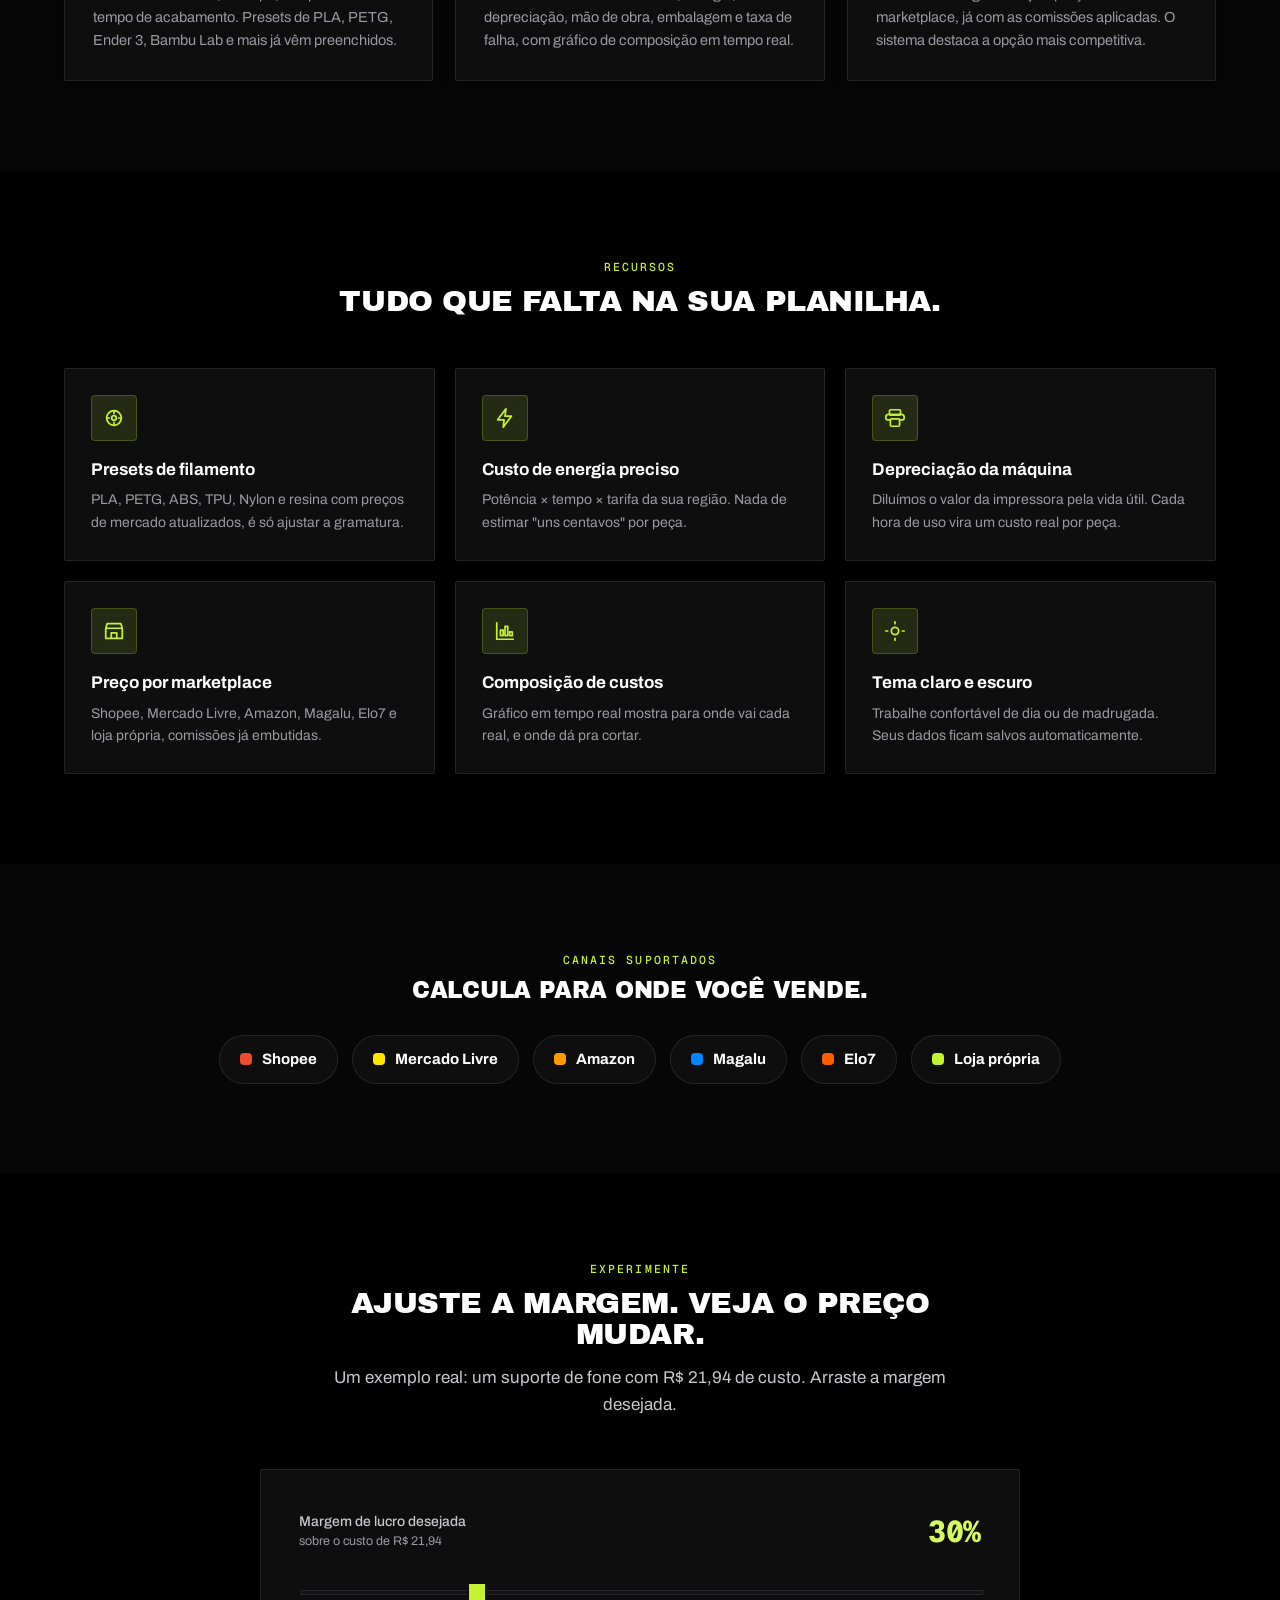
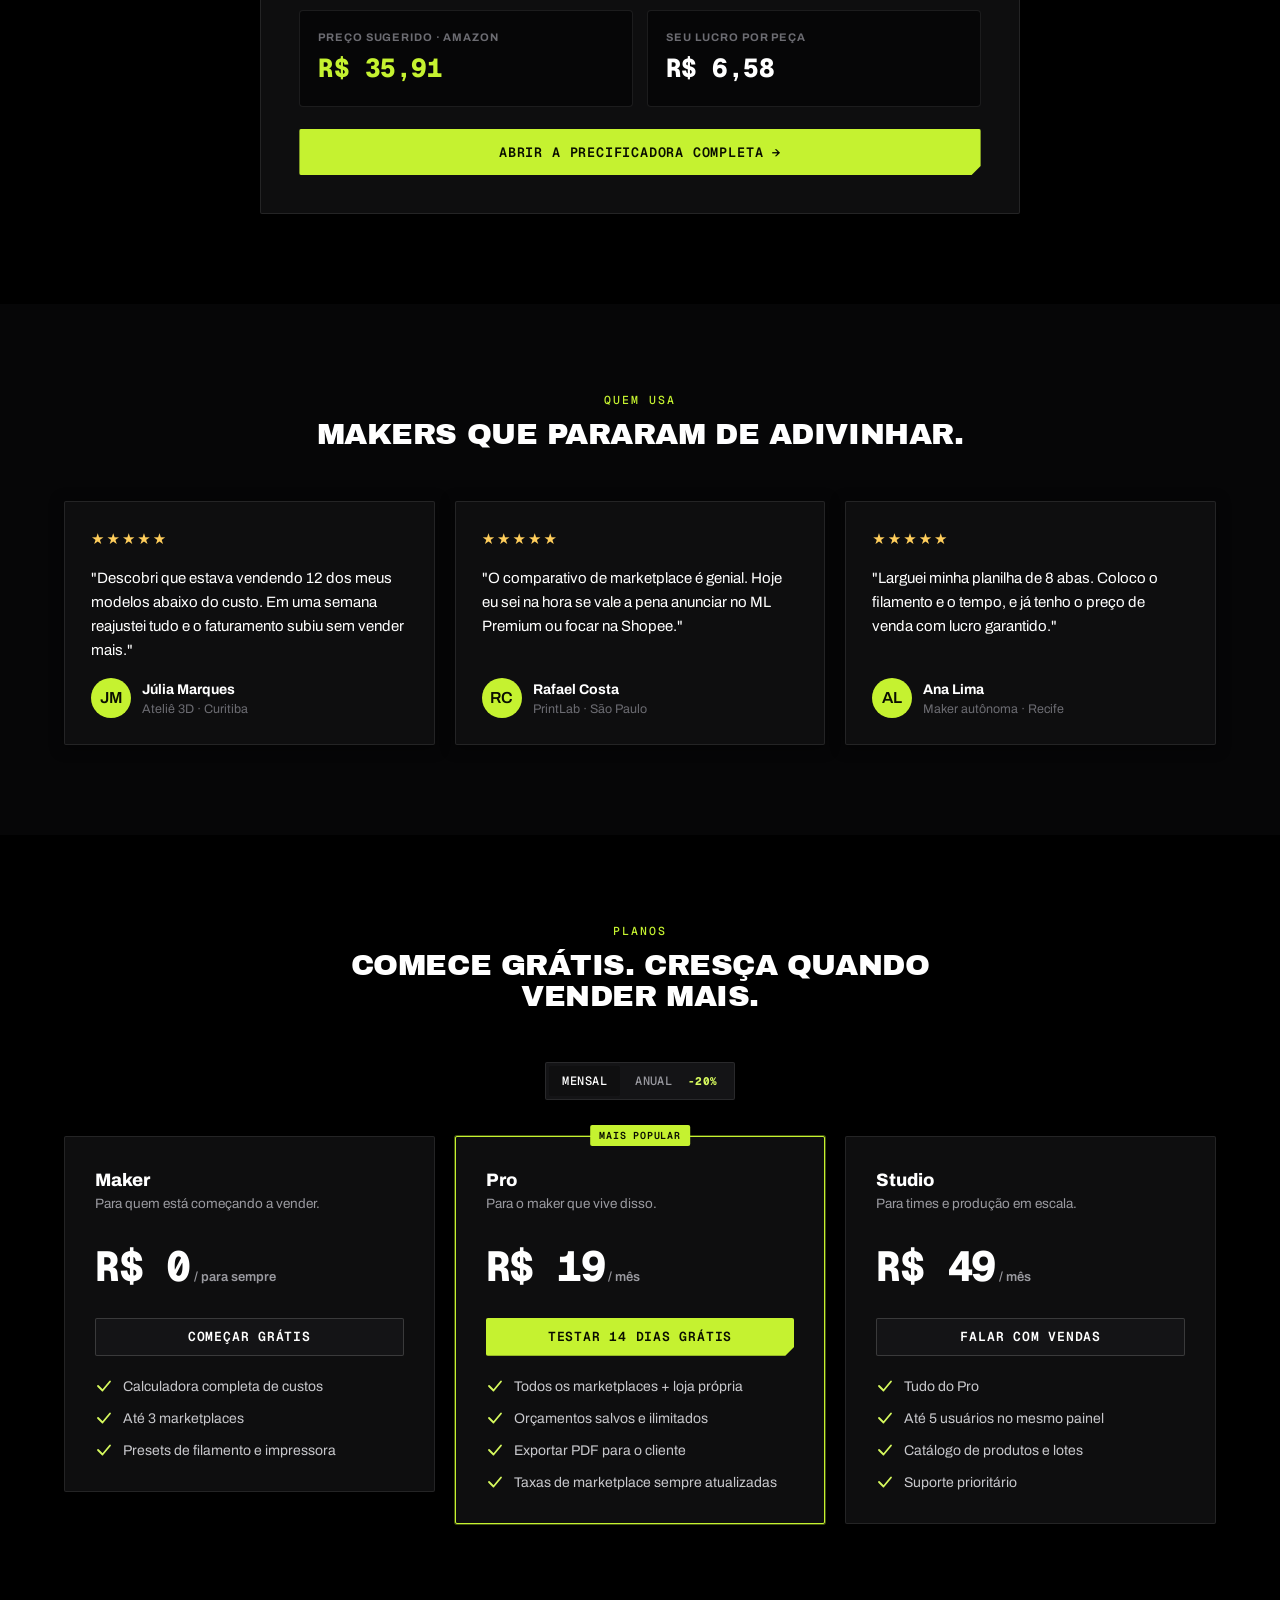
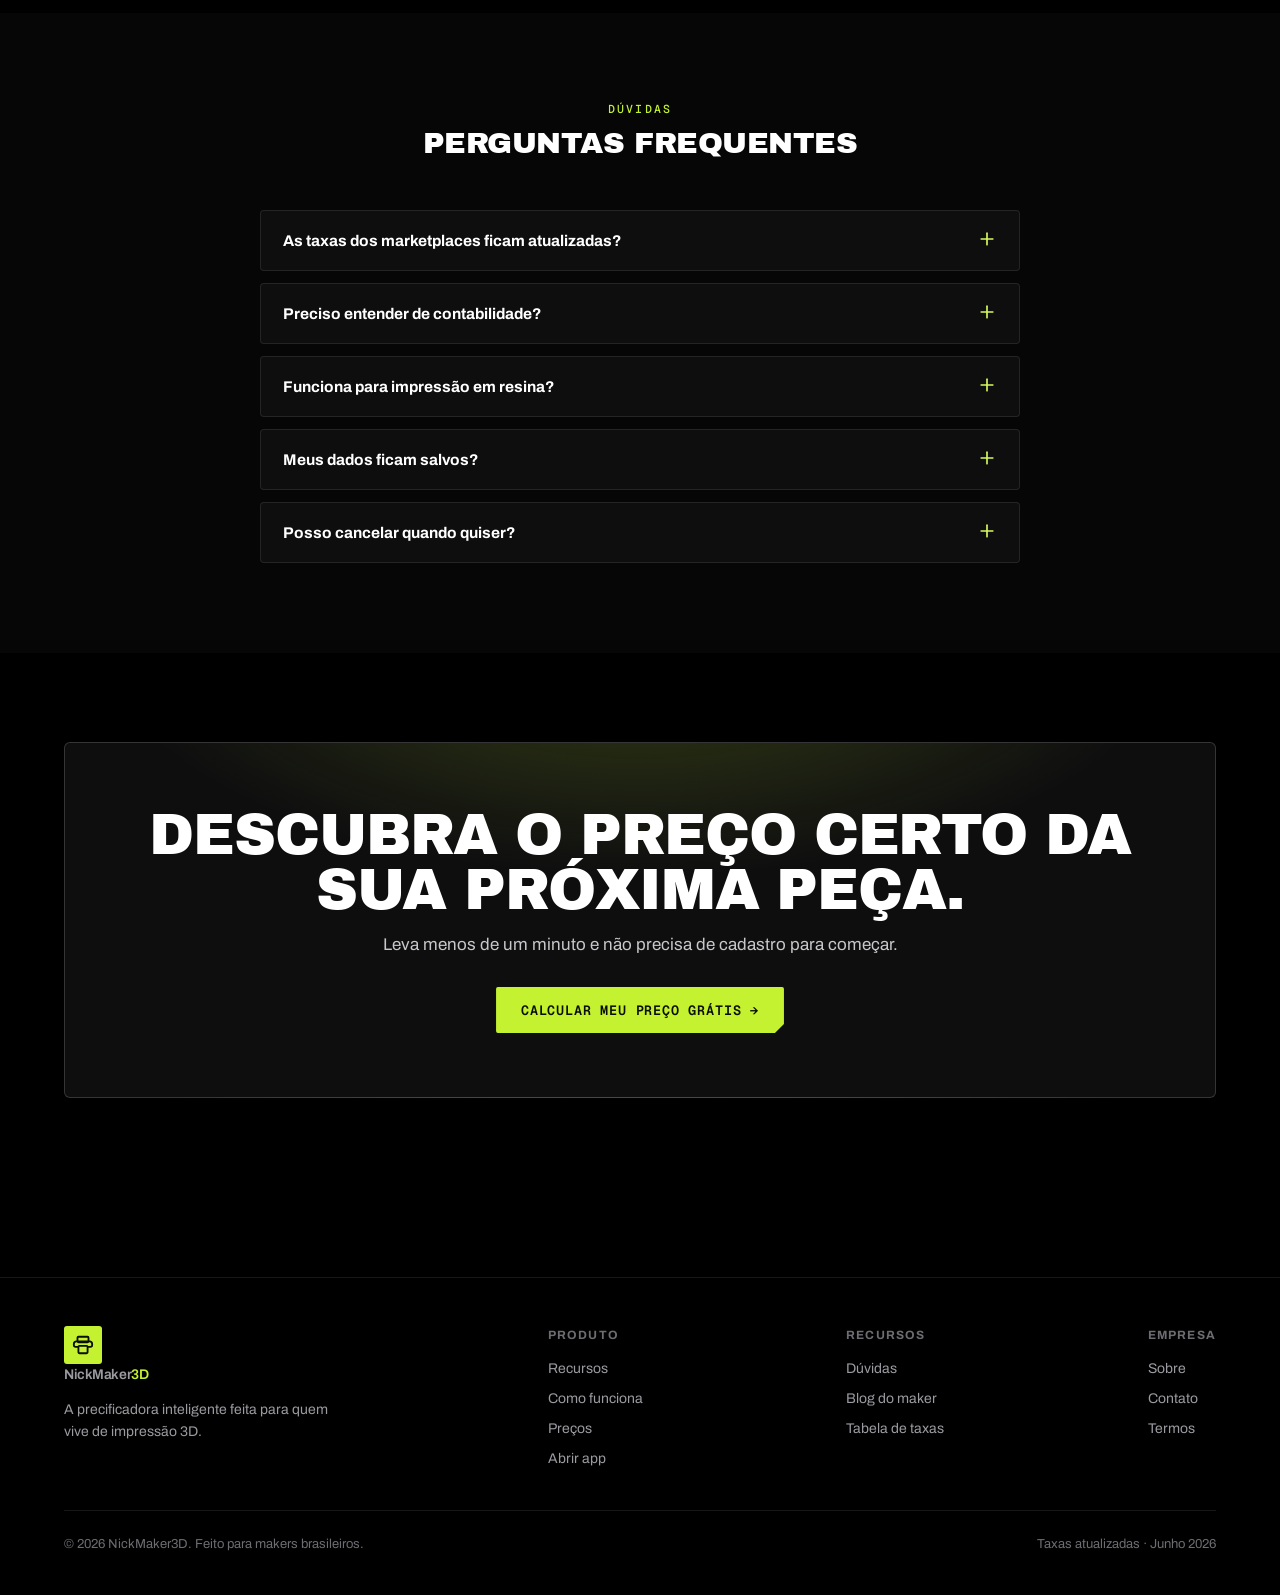
<file: Landing Page.html>
<!DOCTYPE html>
<html lang="pt-BR" data-theme="dark">
<head>
<meta charset="UTF-8" />
<meta name="viewport" content="width=device-width, initial-scale=1.0" />
<title>NickMaker3D, Precifique suas impressões 3D com lucro</title>
<link rel="stylesheet" href="nm3d.css" />
<style>
  body { overflow-x: hidden; }
  .wrap { max-width: 1200px; margin: 0 auto; padding: 0 24px; }

  /* ===== NAV ===== */
  .nav {
    position: sticky; top: 0; z-index: 50;
    border-bottom: 1px solid transparent;
    transition: background .25s, border-color .25s, backdrop-filter .25s;
  }
  .nav.scrolled { background: color-mix(in oklab, var(--bg) 80%, transparent); backdrop-filter: blur(14px); border-bottom-color: var(--border); }
  .nav-inner { display: flex; align-items: center; justify-content: space-between; height: 72px; }
  .logo { display: flex; align-items: center; gap: 11px; font-weight: 600; font-size: 19px; letter-spacing: -0.03em; }
  .logo-mark { width: 38px; height: 38px; border-radius: var(--r-md); display: grid; place-items: center; color: var(--accent-fg);
    background: var(--accent-500); box-shadow: var(--shadow-card); }
  .nav-links { display: flex; align-items: center; gap: 30px; }
  .nav-links a { font-size: 14px; font-weight: 600; color: var(--ink-2); transition: color .15s; }
  .nav-links a:hover { color: var(--ink); }
  .nav-cta { display: flex; align-items: center; gap: 12px; }
  @media (max-width: 860px) { .nav-links { display: none; } }

  /* ===== HERO ===== */
  .hero { position: relative; padding: clamp(56px, 8vw, 110px) 0 clamp(40px,5vw,72px); }
  .hero::before {
    content: ""; position: absolute; inset: 0; z-index: -1;
    background-image:
      radial-gradient(circle at 18% 24%, rgba(255,255,255,.05) 0 1px, transparent 1px),
      radial-gradient(circle at 72% 68%, rgba(255,255,255,.04) 0 1px, transparent 1px);
    background-size: 56px 56px, 80px 80px;
    mask-image: radial-gradient(900px 500px at 60% 30%, #000, transparent 75%);
  }
  .hero-grid { display: grid; grid-template-columns: 1.06fr 0.94fr; gap: clamp(32px, 4vw, 64px); align-items: center; }
  .hero-eyebrow { display: inline-flex; align-items: center; gap: 8px; margin-bottom: 22px;
    padding: 7px 14px; border-radius: var(--r-full); border: 1px solid color-mix(in oklab, var(--accent-500) 30%, transparent);
    background: color-mix(in oklab, var(--accent-500) 12%, transparent); }
  .hero h1 { margin: 0 0 22px; }
  .hero h1 .grad { color: var(--accent-500); }
  .hero .lede { font-size: clamp(16px, 1.5vw, 19px); color: var(--ink-2); max-width: 540px; line-height: 1.6; margin: 0 0 32px; }
  .hero-ctas { display: flex; gap: 14px; flex-wrap: wrap; margin-bottom: 26px; }
  .hero-trust { display: flex; align-items: center; gap: 18px; flex-wrap: wrap; font-size: 13.5px; color: var(--ink-3); font-weight: 600; }
  .trust-dot { color: var(--accent-400); }
  .avatars { display: flex; }
  .avatars span { width: 30px; height: 30px; border-radius: 50%; border: 2px solid var(--bg); margin-left: -9px;
    background: var(--accent-500); display: grid; place-items: center;
    font-size: 11px; font-weight: 600; color: var(--accent-fg); }
  .avatars span:first-child { margin-left: 0; }

  /* hero product card */
  .hero-card { position: relative; }
  .hero-card .glow-blob { position: absolute; inset: -40px -20px; z-index: -1;
    background: radial-gradient(closest-side, color-mix(in oklab, var(--accent-500) 26%, transparent), transparent); filter: blur(24px); }
  .preview {
    background: var(--surface); border: 1px solid var(--border-strong); border-radius: var(--r-20);
    box-shadow: var(--shadow-pop); padding: 22px; transform: rotate(.6deg);
  }
  .preview-head { display: flex; align-items: center; justify-content: space-between; margin-bottom: 16px; }
  .preview-total { display: flex; align-items: baseline; justify-content: space-between; padding: 14px 16px;
    border-radius: var(--r-12); background: var(--surface-inset); border: 1px solid var(--border); margin-bottom: 16px; }
  .preview-total .v { font-size: 30px; font-weight: 800; letter-spacing: -0.03em; }
  .pv-mk { display: flex; align-items: center; justify-content: space-between; padding: 12px 14px; border-radius: var(--r-10);
    background: var(--surface-2); border: 1px solid var(--border); border-left: 4px solid var(--mk); margin-bottom: 9px; }
  .pv-mk .pv-name { font-weight: 700; font-size: 14px; }
  .pv-mk .pv-sub { font-size: 11px; color: var(--ink-4); font-weight: 600; margin-top: 2px; }
  .pv-mk .pv-price { font-size: 19px; font-weight: 800; letter-spacing: -0.02em; }
  .pv-mk.best { border-color: var(--accent-500); box-shadow: var(--glow); }

  @media (max-width: 880px) { .hero-grid { grid-template-columns: 1fr; } .preview { transform: none; } .hero-card { margin-top: 8px; } }

  /* ===== SECTION shell ===== */
  section.block { padding: clamp(56px, 7vw, 96px) 0; }
  .sec-head { text-align: center; max-width: 680px; margin: 0 auto clamp(36px,4vw,56px); }
  .sec-head .eyebrow { display: block; margin-bottom: 14px; }
  .sec-head h2 { margin: 0 0 14px; }
  .sec-head p { color: var(--ink-2); font-size: 17px; line-height: 1.6; margin: 0; }

  /* problem cards */
  .prob-grid { display: grid; grid-template-columns: repeat(3,1fr); gap: 20px; }
  .prob { padding: 26px; }
  .prob .pic { width: 44px; height: 44px; border-radius: var(--r-10); display: grid; place-items: center; margin-bottom: 16px;
    background: rgba(239,68,68,.12); color: var(--danger-400); border: 1px solid rgba(239,68,68,.25); }
  .prob h3 { margin: 0 0 8px; }
  .prob p { margin: 0; color: var(--ink-3); font-size: 14.5px; line-height: 1.6; }

  /* steps */
  .steps { display: grid; grid-template-columns: repeat(3,1fr); gap: 22px; counter-reset: step; }
  .step { padding: 28px; position: relative; }
  .step .n { counter-increment: step; font-family: var(--mono); font-size: 13px; font-weight: 700; color: var(--accent-400);
    letter-spacing: 0.1em; margin-bottom: 14px; }
  .step .n::before { content: "0" counter(step); }
  .step h3 { margin: 0 0 8px; }
  .step p { margin: 0; color: var(--ink-3); font-size: 14.5px; line-height: 1.6; }

  /* feature grid */
  .feat-grid { display: grid; grid-template-columns: repeat(3,1fr); gap: 20px; }
  .feat { padding: 26px; }
  .feat .ic { width: 46px; height: 46px; border-radius: var(--r-10); display: grid; place-items: center; margin-bottom: 16px;
    color: var(--accent-500); background: color-mix(in oklab, var(--accent-500) 12%, transparent); border: 1px solid color-mix(in oklab, var(--accent-500) 22%, transparent); }
  .feat h3 { margin: 0 0 7px; font-size: 17px; }
  .feat p { margin: 0; color: var(--ink-3); font-size: 14px; line-height: 1.6; }

  /* marketplace strip */
  .mk-strip { display: flex; flex-wrap: wrap; justify-content: center; gap: 14px; }
  .mk-pill { display: flex; align-items: center; gap: 10px; padding: 12px 20px; border-radius: var(--r-full);
    background: var(--surface); border: 1px solid var(--border); font-weight: 700; font-size: 15px; }
  .mk-pill i { width: 12px; height: 12px; border-radius: 4px; }

  /* demo */
  .demo-card { max-width: 760px; margin: 0 auto; padding: clamp(24px,3vw,40px); }
  .demo-row { display: flex; align-items: center; justify-content: space-between; gap: 24px; flex-wrap: wrap; margin-bottom: 24px; }
  .demo-margin-val { font-size: 30px; font-weight: 800; color: var(--accent-400); letter-spacing: -0.02em; }
  .demo-out { display: grid; grid-template-columns: repeat(2,1fr); gap: 14px; margin-top: 8px; }
  .demo-out .o { padding: 18px; border-radius: var(--r-12); background: var(--surface-inset); border: 1px solid var(--border); }
  .demo-out .o .k { font-size: 11px; font-weight: 700; letter-spacing: 0.08em; text-transform: uppercase; color: var(--ink-4); }
  .demo-out .o .v { font-size: 26px; font-weight: 800; letter-spacing: -0.02em; margin-top: 4px; }

  /* testimonials */
  .quotes { display: grid; grid-template-columns: repeat(3,1fr); gap: 20px; }
  .quote { padding: 26px; display: flex; flex-direction: column; gap: 16px; }
  .quote .stars { color: var(--warning-400); letter-spacing: 2px; font-size: 15px; }
  .quote p { margin: 0; font-size: 15px; line-height: 1.6; color: var(--ink); flex: 1; }
  .quote .who { display: flex; align-items: center; gap: 11px; }
  .quote .who .av { width: 40px; height: 40px; border-radius: 50%; display: grid; place-items: center; font-weight: 600; color: var(--accent-fg);
    background: var(--accent-500); }
  .quote .who .nm { font-weight: 700; font-size: 14px; }
  .quote .who .rl { font-size: 12.5px; color: var(--ink-4); }

  /* pricing */
  .price-toggle { display: flex; justify-content: center; margin-bottom: 36px; }
  .save-badge { margin-left: 8px; font-size: 11px; font-weight: 800; color: var(--accent-400); }
  .plans { display: grid; grid-template-columns: repeat(3,1fr); gap: 20px; align-items: start; }
  .plan { padding: 30px; display: flex; flex-direction: column; gap: 20px; }
  .plan.pop { border-color: var(--accent-500); box-shadow: var(--glow); position: relative; }
  .plan.pop .pop-tag { position: absolute; top: -12px; left: 50%; transform: translateX(-50%); }
  .plan .pname { font-weight: 800; font-size: 18px; }
  .plan .pdesc { font-size: 13.5px; color: var(--ink-3); }
  .plan .pprice { display: flex; align-items: baseline; gap: 4px; }
  .plan .pprice .amt { font-size: 42px; font-weight: 800; letter-spacing: -0.03em; }
  .plan .pprice .per { font-size: 13px; color: var(--ink-3); font-weight: 600; }
  .plan ul { list-style: none; margin: 0; padding: 0; display: flex; flex-direction: column; gap: 11px; }
  .plan li { display: flex; align-items: flex-start; gap: 10px; font-size: 14px; color: var(--ink-2); }
  .plan li svg { color: var(--accent-400); flex-shrink: 0; margin-top: 1px; }

  /* faq */
  .faq { max-width: 760px; margin: 0 auto; display: flex; flex-direction: column; gap: 12px; }
  .faq-item { border: 1px solid var(--border); border-radius: var(--r-12); background: var(--surface); overflow: hidden; }
  .faq-q { width: 100%; text-align: left; display: flex; align-items: center; justify-content: space-between; gap: 16px;
    padding: 18px 22px; font-weight: 700; font-size: 15.5px; color: var(--ink); background: none; }
  .faq-q .pm { color: var(--accent-400); transition: transform .2s; flex-shrink: 0; }
  .faq-item.open .faq-q .pm { transform: rotate(45deg); }
  .faq-a { max-height: 0; overflow: hidden; transition: max-height .28s ease; }
  .faq-a-inner { padding: 0 22px 20px; color: var(--ink-3); font-size: 14.5px; line-height: 1.65; }

  /* final cta */
  .cta-band { position: relative; border-radius: var(--r-20); padding: clamp(40px,5vw,72px); text-align: center; overflow: hidden;
    background: radial-gradient(900px 400px at 50% -30%, color-mix(in oklab, var(--accent-500) 22%, transparent), transparent 60%), var(--surface); border: 1px solid var(--border-strong); }
  .cta-band h2 { margin: 0 0 14px; }
  .cta-band p { color: var(--ink-2); font-size: 17px; margin: 0 auto 30px; max-width: 520px; }

  /* footer */
  footer.foot { border-top: 1px solid var(--border); padding: 48px 0 40px; margin-top: clamp(56px,7vw,96px); }
  .foot-grid { display: flex; justify-content: space-between; gap: 40px; flex-wrap: wrap; margin-bottom: 32px; }
  .foot-col h4 { font-size: 12px; font-weight: 700; letter-spacing: 0.1em; text-transform: uppercase; color: var(--ink-4); margin: 0 0 14px; }
  .foot-col a { display: block; font-size: 14px; color: var(--ink-3); margin-bottom: 9px; }
  .foot-col a:hover { color: var(--ink); }
  .foot-bottom { display: flex; justify-content: space-between; align-items: center; gap: 16px; flex-wrap: wrap;
    padding-top: 24px; border-top: 1px solid var(--border); font-size: 13px; color: var(--ink-4); }

  @media (max-width: 760px) {
    .prob-grid, .steps, .feat-grid, .quotes, .plans { grid-template-columns: 1fr; }
    .demo-out { grid-template-columns: 1fr; }
  }
</style>
</head>
<body>

<!-- ===== NAV ===== -->
<nav class="nav" id="nav">
  <div class="wrap nav-inner">
    <a class="logo" href="#top">
      <span class="logo-mark">
        <svg width="22" height="22" viewBox="0 0 24 24" fill="none" stroke="currentColor" stroke-width="2" stroke-linecap="round" stroke-linejoin="round"><rect x="6" y="3" width="12" height="6" rx="1"/><path d="M6 14H4a2 2 0 0 1-2-2v-1a3 3 0 0 1 3-3h14a3 3 0 0 1 3 3v1a2 2 0 0 1-2 2h-2"/><rect x="7" y="13" width="10" height="8" rx="1"/></svg>
      </span>
      NickMaker<span class="accent-text">3D</span>
    </a>
    <div class="nav-links">
      <a href="#como">Como funciona</a>
      <a href="#recursos">Recursos</a>
      <a href="#precos">Preços</a>
      <a href="#faq">Dúvidas</a>
    </div>
    <div class="nav-cta">
      <a class="btn btn-ghost btn-sm" href="Precificadora.html">Entrar</a>
      <a class="btn btn-primary btn-sm" href="Precificadora.html">Testar grátis</a>
    </div>
  </div>
</nav>

<!-- ===== HERO ===== -->
<header class="hero" id="top">
  <div class="wrap hero-grid">
    <div class="hero-copy">
      <span class="hero-eyebrow eyebrow">● Precificadora para impressão 3D</span>
      <h1 class="t-hero">Pare de vender suas peças 3D <span class="grad">no prejuízo.</span></h1>
      <p class="lede">A NickMaker3D calcula o preço exato de cada impressão, filamento, energia, depreciação, mão de obra e a taxa de cada marketplace. Sem planilha, sem chute. Em segundos.</p>
      <div class="hero-ctas">
        <a class="btn btn-primary btn-lg" href="Precificadora.html">Calcular meu preço grátis →</a>
        <a class="btn btn-ghost btn-lg" href="#como">Ver como funciona</a>
      </div>
      <div class="hero-trust">
        <span class="avatars"><span>JM</span><span>RC</span><span>AL</span><span>+</span></span>
        <span><strong style="color:var(--ink)">+3.200</strong> makers precificando certo</span>
        <span class="trust-dot">●</span>
        <span>Sem cartão de crédito</span>
      </div>
    </div>

    <div class="hero-card">
      <div class="glow-blob"></div>
      <div class="preview">
        <div class="preview-head">
          <span class="chip chip-accent"><span class="dot" style="background:var(--accent-400)"></span>Suporte de fone · PLA</span>
          <span class="t-xs muted">50 g · 4h30</span>
        </div>
        <div class="preview-total">
          <div>
            <div class="t-xs muted" style="font-weight:700;letter-spacing:.06em;text-transform:uppercase">Custo total</div>
            <div class="t-xs muted">7 fatores calculados</div>
          </div>
          <div class="v accent-text num">R$ 21,94</div>
        </div>
        <div class="pv-mk best" style="--mk:var(--mk-amazon)">
          <div><div class="pv-name">Amazon <span class="badge-best" style="margin-left:6px">melhor</span></div><div class="pv-sub">Lucro R$ 6,59 · margem 18,3%</div></div>
          <div class="pv-price num">R$ 35,92</div>
        </div>
        <div class="pv-mk" style="--mk:var(--mk-magalu)">
          <div><div class="pv-name">Magalu</div><div class="pv-sub">Lucro R$ 6,59 · margem 17,6%</div></div>
          <div class="pv-price num">R$ 37,54</div>
        </div>
        <div class="pv-mk" style="--mk:var(--mk-shopee)">
          <div><div class="pv-name">Shopee</div><div class="pv-sub">Lucro R$ 6,58 · margem 16,2%</div></div>
          <div class="pv-price num">R$ 40,66</div>
        </div>
      </div>
    </div>
  </div>
</header>

<!-- ===== PROBLEM ===== -->
<section class="block">
  <div class="wrap">
    <div class="sec-head">
      <span class="eyebrow">O problema</span>
      <h2 class="t-h1">Quase todo maker erra o preço.</h2>
      <p>Você lembra do filamento, mas e a energia, o desgaste da impressora, as horas de pós-processamento e a comissão de 20% do marketplace? É aí que o lucro evapora.</p>
    </div>
    <div class="prob-grid">
      <div class="card prob">
        <div class="pic"><svg width="22" height="22" viewBox="0 0 24 24" fill="none" stroke="currentColor" stroke-width="2" stroke-linecap="round" stroke-linejoin="round"><path d="M12 2v6m0 8v6M4.2 6.2l4.3 4.3m7 7 4.3 4.3M2 12h6m8 0h6M4.2 17.8l4.3-4.3m7-7 4.3-4.3"/></svg></div>
        <h3 class="t-h4">Custos invisíveis</h3>
        <p>Depreciação, energia e falhas de impressão raramente entram na conta, e somam mais do que você imagina por peça.</p>
      </div>
      <div class="card prob">
        <div class="pic"><svg width="22" height="22" viewBox="0 0 24 24" fill="none" stroke="currentColor" stroke-width="2" stroke-linecap="round" stroke-linejoin="round"><path d="M3 3v18h18"/><path d="M19 9l-5 5-4-4-4 4"/></svg></div>
        <h3 class="t-h4">Taxas que comem o lucro</h3>
        <p>Cada marketplace cobra diferente. Um preço que dá lucro na Shopee pode dar prejuízo no Mercado Livre Premium.</p>
      </div>
      <div class="card prob">
        <div class="pic"><svg width="22" height="22" viewBox="0 0 24 24" fill="none" stroke="currentColor" stroke-width="2" stroke-linecap="round" stroke-linejoin="round"><circle cx="12" cy="12" r="9"/><path d="M12 7v5l3 2"/></svg></div>
        <h3 class="t-h4">Planilhas que você abandona</h3>
        <p>Aquela planilha gigante quebra, desatualiza e dá preguiça. No fim, você volta a chutar o preço "no olho".</p>
      </div>
    </div>
  </div>
</section>

<!-- ===== HOW ===== -->
<section class="block" id="como" style="background:var(--surface-inset)">
  <div class="wrap">
    <div class="sec-head">
      <span class="eyebrow">Como funciona</span>
      <h2 class="t-h1">Do filamento ao preço de venda em 3 passos.</h2>
    </div>
    <div class="steps">
      <div class="card step"><div class="n"></div><h3 class="t-h3">Informe a impressão</h3><p>Escolha o filamento, o tempo, a impressora e o tempo de acabamento. Presets de PLA, PETG, Ender 3, Bambu Lab e mais já vêm preenchidos.</p></div>
      <div class="card step"><div class="n"></div><h3 class="t-h3">Veja o custo real</h3><p>A NickMaker3D soma material, energia, depreciação, mão de obra, embalagem e taxa de falha, com gráfico de composição em tempo real.</p></div>
      <div class="card step"><div class="n"></div><h3 class="t-h3">Compare os canais</h3><p>Defina sua margem e veja o preço ideal em cada marketplace, já com as comissões aplicadas. O sistema destaca a opção mais competitiva.</p></div>
    </div>
  </div>
</section>

<!-- ===== FEATURES ===== -->
<section class="block" id="recursos">
  <div class="wrap">
    <div class="sec-head">
      <span class="eyebrow">Recursos</span>
      <h2 class="t-h1">Tudo que falta na sua planilha.</h2>
    </div>
    <div class="feat-grid">
      <div class="card feat"><div class="ic"><svg width="22" height="22" viewBox="0 0 24 24" fill="none" stroke="currentColor" stroke-width="1.9" stroke-linecap="round" stroke-linejoin="round"><circle cx="12" cy="12" r="8"/><circle cx="12" cy="12" r="2.5"/><path d="M12 4v3M12 17v3M4 12h3M17 12h3"/></svg></div><h3>Presets de filamento</h3><p>PLA, PETG, ABS, TPU, Nylon e resina com preços de mercado atualizados, é só ajustar a gramatura.</p></div>
      <div class="card feat"><div class="ic"><svg width="22" height="22" viewBox="0 0 24 24" fill="none" stroke="currentColor" stroke-width="1.9" stroke-linecap="round" stroke-linejoin="round"><path d="M13 2 4 14h7l-1 8 9-12h-7l1-8z"/></svg></div><h3>Custo de energia preciso</h3><p>Potência × tempo × tarifa da sua região. Nada de estimar "uns centavos" por peça.</p></div>
      <div class="card feat"><div class="ic"><svg width="22" height="22" viewBox="0 0 24 24" fill="none" stroke="currentColor" stroke-width="1.9" stroke-linecap="round" stroke-linejoin="round"><rect x="6" y="3" width="12" height="6" rx="1"/><path d="M6 14H4a2 2 0 0 1-2-2v-1a3 3 0 0 1 3-3h14a3 3 0 0 1 3 3v1a2 2 0 0 1-2 2h-2"/><rect x="7" y="13" width="10" height="8" rx="1"/></svg></div><h3>Depreciação da máquina</h3><p>Diluímos o valor da impressora pela vida útil. Cada hora de uso vira um custo real por peça.</p></div>
      <div class="card feat"><div class="ic"><svg width="22" height="22" viewBox="0 0 24 24" fill="none" stroke="currentColor" stroke-width="1.9" stroke-linecap="round" stroke-linejoin="round"><path d="M3 9 4.5 4h15L21 9M3 9v11h18V9M3 9h18M9 20v-6h6v6"/></svg></div><h3>Preço por marketplace</h3><p>Shopee, Mercado Livre, Amazon, Magalu, Elo7 e loja própria, comissões já embutidas.</p></div>
      <div class="card feat"><div class="ic"><svg width="22" height="22" viewBox="0 0 24 24" fill="none" stroke="currentColor" stroke-width="1.9" stroke-linecap="round" stroke-linejoin="round"><path d="M3 3v18h18"/><rect x="7" y="11" width="3" height="6"/><rect x="12" y="7" width="3" height="10"/><rect x="17" y="13" width="3" height="4"/></svg></div><h3>Composição de custos</h3><p>Gráfico em tempo real mostra para onde vai cada real, e onde dá pra cortar.</p></div>
      <div class="card feat"><div class="ic"><svg width="22" height="22" viewBox="0 0 24 24" fill="none" stroke="currentColor" stroke-width="1.9" stroke-linecap="round" stroke-linejoin="round"><circle cx="12" cy="12" r="4"/><path d="M12 2v2M12 20v2M2 12h2M20 12h2"/></svg></div><h3>Tema claro e escuro</h3><p>Trabalhe confortável de dia ou de madrugada. Seus dados ficam salvos automaticamente.</p></div>
    </div>
  </div>
</section>

<!-- ===== MARKETPLACE STRIP ===== -->
<section class="block" style="background:var(--surface-inset)">
  <div class="wrap">
    <div class="sec-head" style="margin-bottom:32px"><span class="eyebrow">Canais suportados</span><h2 class="t-h2">Calcula para onde você vende.</h2></div>
    <div class="mk-strip">
      <span class="mk-pill"><i style="background:var(--mk-shopee)"></i>Shopee</span>
      <span class="mk-pill"><i style="background:var(--mk-ml)"></i>Mercado Livre</span>
      <span class="mk-pill"><i style="background:var(--mk-amazon)"></i>Amazon</span>
      <span class="mk-pill"><i style="background:var(--mk-magalu)"></i>Magalu</span>
      <span class="mk-pill"><i style="background:var(--mk-elo7)"></i>Elo7</span>
      <span class="mk-pill"><i style="background:var(--accent-500)"></i>Loja própria</span>
    </div>
  </div>
</section>

<!-- ===== INTERACTIVE DEMO ===== -->
<section class="block">
  <div class="wrap">
    <div class="sec-head"><span class="eyebrow">Experimente</span><h2 class="t-h1">Ajuste a margem. Veja o preço mudar.</h2><p>Um exemplo real: um suporte de fone com R$ 21,94 de custo. Arraste a margem desejada.</p></div>
    <div class="card demo-card">
      <div class="demo-row">
        <div>
          <div class="field-label" style="font-size:14px">Margem de lucro desejada</div>
          <div class="t-xs muted">sobre o custo de R$ 21,94</div>
        </div>
        <div class="demo-margin-val num" id="dMarginVal">30%</div>
      </div>
      <input class="range" type="range" min="0" max="120" step="5" value="30" id="dMargin" />
      <div class="demo-out">
        <div class="o"><div class="k">Preço sugerido · Amazon</div><div class="v num accent-text" id="dPrice">R$ 35,92</div></div>
        <div class="o"><div class="k">Seu lucro por peça</div><div class="v num" id="dProfit">R$ 6,59</div></div>
      </div>
      <a class="btn btn-primary btn-lg" href="Precificadora.html" style="width:100%;margin-top:22px">Abrir a precificadora completa →</a>
    </div>
  </div>
</section>

<!-- ===== TESTIMONIALS ===== -->
<section class="block" style="background:var(--surface-inset)">
  <div class="wrap">
    <div class="sec-head"><span class="eyebrow">Quem usa</span><h2 class="t-h1">Makers que pararam de adivinhar.</h2></div>
    <div class="quotes">
      <div class="card quote"><div class="stars">★★★★★</div><p>"Descobri que estava vendendo 12 dos meus modelos abaixo do custo. Em uma semana reajustei tudo e o faturamento subiu sem vender mais."</p><div class="who"><span class="av">JM</span><div><div class="nm">Júlia Marques</div><div class="rl">Ateliê 3D · Curitiba</div></div></div></div>
      <div class="card quote"><div class="stars">★★★★★</div><p>"O comparativo de marketplace é genial. Hoje eu sei na hora se vale a pena anunciar no ML Premium ou focar na Shopee."</p><div class="who"><span class="av">RC</span><div><div class="nm">Rafael Costa</div><div class="rl">PrintLab · São Paulo</div></div></div></div>
      <div class="card quote"><div class="stars">★★★★★</div><p>"Larguei minha planilha de 8 abas. Coloco o filamento e o tempo, e já tenho o preço de venda com lucro garantido."</p><div class="who"><span class="av">AL</span><div><div class="nm">Ana Lima</div><div class="rl">Maker autônoma · Recife</div></div></div></div>
    </div>
  </div>
</section>

<!-- ===== PRICING ===== -->
<section class="block" id="precos">
  <div class="wrap">
    <div class="sec-head"><span class="eyebrow">Planos</span><h2 class="t-h1">Comece grátis. Cresça quando vender mais.</h2></div>
    <div class="price-toggle">
      <div class="segmented" id="billToggle">
        <span class="seg active" data-bill="month">Mensal</span>
        <span class="seg" data-bill="year">Anual <span class="save-badge">-20%</span></span>
      </div>
    </div>
    <div class="plans">
      <div class="card plan">
        <div><div class="pname">Maker</div><div class="pdesc">Para quem está começando a vender.</div></div>
        <div class="pprice"><span class="amt num">R$ 0</span><span class="per">/ para sempre</span></div>
        <a class="btn btn-ghost" href="Precificadora.html">Começar grátis</a>
        <ul>
          <li><svg width="18" height="18" viewBox="0 0 24 24" fill="none" stroke="currentColor" stroke-width="2.4" stroke-linecap="round" stroke-linejoin="round"><polyline points="4 12 10 18 20 6"/></svg>Calculadora completa de custos</li>
          <li><svg width="18" height="18" viewBox="0 0 24 24" fill="none" stroke="currentColor" stroke-width="2.4" stroke-linecap="round" stroke-linejoin="round"><polyline points="4 12 10 18 20 6"/></svg>Até 3 marketplaces</li>
          <li><svg width="18" height="18" viewBox="0 0 24 24" fill="none" stroke="currentColor" stroke-width="2.4" stroke-linecap="round" stroke-linejoin="round"><polyline points="4 12 10 18 20 6"/></svg>Presets de filamento e impressora</li>
        </ul>
      </div>
      <div class="card plan pop">
        <span class="badge-best pop-tag">Mais popular</span>
        <div><div class="pname">Pro</div><div class="pdesc">Para o maker que vive disso.</div></div>
        <div class="pprice"><span class="amt num" id="proPrice">R$ 19</span><span class="per" id="proPer">/ mês</span></div>
        <a class="btn btn-primary" href="Precificadora.html">Testar 14 dias grátis</a>
        <ul>
          <li><svg width="18" height="18" viewBox="0 0 24 24" fill="none" stroke="currentColor" stroke-width="2.4" stroke-linecap="round" stroke-linejoin="round"><polyline points="4 12 10 18 20 6"/></svg>Todos os marketplaces + loja própria</li>
          <li><svg width="18" height="18" viewBox="0 0 24 24" fill="none" stroke="currentColor" stroke-width="2.4" stroke-linecap="round" stroke-linejoin="round"><polyline points="4 12 10 18 20 6"/></svg>Orçamentos salvos e ilimitados</li>
          <li><svg width="18" height="18" viewBox="0 0 24 24" fill="none" stroke="currentColor" stroke-width="2.4" stroke-linecap="round" stroke-linejoin="round"><polyline points="4 12 10 18 20 6"/></svg>Exportar PDF para o cliente</li>
          <li><svg width="18" height="18" viewBox="0 0 24 24" fill="none" stroke="currentColor" stroke-width="2.4" stroke-linecap="round" stroke-linejoin="round"><polyline points="4 12 10 18 20 6"/></svg>Taxas de marketplace sempre atualizadas</li>
        </ul>
      </div>
      <div class="card plan">
        <div><div class="pname">Studio</div><div class="pdesc">Para times e produção em escala.</div></div>
        <div class="pprice"><span class="amt num" id="stdPrice">R$ 49</span><span class="per" id="stdPer">/ mês</span></div>
        <a class="btn btn-ghost" href="Precificadora.html">Falar com vendas</a>
        <ul>
          <li><svg width="18" height="18" viewBox="0 0 24 24" fill="none" stroke="currentColor" stroke-width="2.4" stroke-linecap="round" stroke-linejoin="round"><polyline points="4 12 10 18 20 6"/></svg>Tudo do Pro</li>
          <li><svg width="18" height="18" viewBox="0 0 24 24" fill="none" stroke="currentColor" stroke-width="2.4" stroke-linecap="round" stroke-linejoin="round"><polyline points="4 12 10 18 20 6"/></svg>Até 5 usuários no mesmo painel</li>
          <li><svg width="18" height="18" viewBox="0 0 24 24" fill="none" stroke="currentColor" stroke-width="2.4" stroke-linecap="round" stroke-linejoin="round"><polyline points="4 12 10 18 20 6"/></svg>Catálogo de produtos e lotes</li>
          <li><svg width="18" height="18" viewBox="0 0 24 24" fill="none" stroke="currentColor" stroke-width="2.4" stroke-linecap="round" stroke-linejoin="round"><polyline points="4 12 10 18 20 6"/></svg>Suporte prioritário</li>
        </ul>
      </div>
    </div>
  </div>
</section>

<!-- ===== FAQ ===== -->
<section class="block" id="faq" style="background:var(--surface-inset)">
  <div class="wrap">
    <div class="sec-head"><span class="eyebrow">Dúvidas</span><h2 class="t-h1">Perguntas frequentes</h2></div>
    <div class="faq">
      <div class="faq-item"><button class="faq-q">As taxas dos marketplaces ficam atualizadas?<span class="pm"><svg width="20" height="20" viewBox="0 0 24 24" fill="none" stroke="currentColor" stroke-width="2" stroke-linecap="round"><line x1="12" y1="5" x2="12" y2="19"/><line x1="5" y1="12" x2="19" y2="12"/></svg></span></button><div class="faq-a"><div class="faq-a-inner">Sim. Acompanhamos as comissões da Shopee, Mercado Livre, Amazon e Magalu e atualizamos os percentuais sempre que mudam, você sempre precifica com os números vigentes.</div></div></div>
      <div class="faq-item"><button class="faq-q">Preciso entender de contabilidade?<span class="pm"><svg width="20" height="20" viewBox="0 0 24 24" fill="none" stroke="currentColor" stroke-width="2" stroke-linecap="round"><line x1="12" y1="5" x2="12" y2="19"/><line x1="5" y1="12" x2="19" y2="12"/></svg></span></button><div class="faq-a"><div class="faq-a-inner">Não. Você informa coisas que já conhece, preço do filamento, tempo de impressão, valor da sua hora, e a NickMaker3D faz toda a matemática por você.</div></div></div>
      <div class="faq-item"><button class="faq-q">Funciona para impressão em resina?<span class="pm"><svg width="20" height="20" viewBox="0 0 24 24" fill="none" stroke="currentColor" stroke-width="2" stroke-linecap="round"><line x1="12" y1="5" x2="12" y2="19"/><line x1="5" y1="12" x2="19" y2="12"/></svg></span></button><div class="faq-a"><div class="faq-a-inner">Sim. Há presets para resina e impressoras como a Anycubic Photon. Você ajusta o custo do material por mililitro/grama e o tempo de cura.</div></div></div>
      <div class="faq-item"><button class="faq-q">Meus dados ficam salvos?<span class="pm"><svg width="20" height="20" viewBox="0 0 24 24" fill="none" stroke="currentColor" stroke-width="2" stroke-linecap="round"><line x1="12" y1="5" x2="12" y2="19"/><line x1="5" y1="12" x2="19" y2="12"/></svg></span></button><div class="faq-a"><div class="faq-a-inner">No plano gratuito, seus valores ficam salvos no próprio navegador. Nos planos pagos você guarda orçamentos na nuvem e acessa de qualquer dispositivo.</div></div></div>
      <div class="faq-item"><button class="faq-q">Posso cancelar quando quiser?<span class="pm"><svg width="20" height="20" viewBox="0 0 24 24" fill="none" stroke="currentColor" stroke-width="2" stroke-linecap="round"><line x1="12" y1="5" x2="12" y2="19"/><line x1="5" y1="12" x2="19" y2="12"/></svg></span></button><div class="faq-a"><div class="faq-a-inner">Sim, sem fidelidade. Você pode voltar para o plano gratuito a qualquer momento e continuar usando a calculadora de custos.</div></div></div>
    </div>
  </div>
</section>

<!-- ===== FINAL CTA ===== -->
<section class="block">
  <div class="wrap">
    <div class="cta-band">
      <h2 class="t-hero">Descubra o preço certo da sua próxima peça.</h2>
      <p>Leva menos de um minuto e não precisa de cadastro para começar.</p>
      <a class="btn btn-primary btn-lg" href="Precificadora.html">Calcular meu preço grátis →</a>
    </div>
  </div>
</section>

<!-- ===== FOOTER ===== -->
<footer class="foot">
  <div class="wrap">
    <div class="foot-grid">
      <div class="foot-col" style="max-width:280px">
        <a class="logo" href="#top" style="margin-bottom:14px"><span class="logo-mark"><svg width="22" height="22" viewBox="0 0 24 24" fill="none" stroke="currentColor" stroke-width="2" stroke-linecap="round" stroke-linejoin="round"><rect x="6" y="3" width="12" height="6" rx="1"/><path d="M6 14H4a2 2 0 0 1-2-2v-1a3 3 0 0 1 3-3h14a3 3 0 0 1 3 3v1a2 2 0 0 1-2 2h-2"/><rect x="7" y="13" width="10" height="8" rx="1"/></svg></span>NickMaker<span class="accent-text">3D</span></a>
        <p class="t-sm muted" style="margin:0">A precificadora inteligente feita para quem vive de impressão 3D.</p>
      </div>
      <div class="foot-col"><h4>Produto</h4><a href="#recursos">Recursos</a><a href="#como">Como funciona</a><a href="#precos">Preços</a><a href="Precificadora.html">Abrir app</a></div>
      <div class="foot-col"><h4>Recursos</h4><a href="#faq">Dúvidas</a><a href="#">Blog do maker</a><a href="#">Tabela de taxas</a></div>
      <div class="foot-col"><h4>Empresa</h4><a href="#">Sobre</a><a href="#">Contato</a><a href="#">Termos</a></div>
    </div>
    <div class="foot-bottom"><span>© 2026 NickMaker3D. Feito para makers brasileiros.</span><span>Taxas atualizadas · Junho 2026</span></div>
  </div>
</footer>

<script>
  // nav scroll state
  const nav = document.getElementById('nav');
  const onScroll = () => nav.classList.toggle('scrolled', window.scrollY > 12);
  window.addEventListener('scroll', onScroll, { passive: true }); onScroll();

  // FAQ accordion
  document.querySelectorAll('.faq-item').forEach((item) => {
    const q = item.querySelector('.faq-q');
    const a = item.querySelector('.faq-a');
    q.addEventListener('click', () => {
      const open = item.classList.contains('open');
      document.querySelectorAll('.faq-item.open').forEach((o) => { o.classList.remove('open'); o.querySelector('.faq-a').style.maxHeight = null; });
      if (!open) { item.classList.add('open'); a.style.maxHeight = a.scrollHeight + 'px'; }
    });
  });

  // pricing toggle
  const prices = { month: { pro: 'R$ 19', std: 'R$ 49', per: '/ mês' }, year: { pro: 'R$ 15', std: 'R$ 39', per: '/ mês · cobrado anual' } };
  document.querySelectorAll('#billToggle .seg').forEach((seg) => {
    seg.addEventListener('click', () => {
      document.querySelectorAll('#billToggle .seg').forEach((s) => s.classList.remove('active'));
      seg.classList.add('active');
      const b = prices[seg.dataset.bill];
      document.getElementById('proPrice').textContent = b.pro;
      document.getElementById('stdPrice').textContent = b.std;
      document.getElementById('proPer').textContent = b.per;
      document.getElementById('stdPer').textContent = b.per;
    });
  });

  // interactive demo
  const COST = 21.94, COMM = 0.15, FIXED = 2.00; // Amazon
  const dM = document.getElementById('dMargin');
  const fmt = (v) => 'R$ ' + v.toLocaleString('pt-BR', { minimumFractionDigits: 2, maximumFractionDigits: 2 });
  const updateDemo = () => {
    const m = +dM.value;
    document.getElementById('dMarginVal').textContent = m + '%';
    const profit = COST * (m / 100);
    const price = (COST + profit + FIXED) / (1 - COMM);
    document.getElementById('dPrice').textContent = fmt(price);
    document.getElementById('dProfit').textContent = fmt(profit);
  };
  dM.addEventListener('input', updateDemo); updateDemo();
</script>
</body>
</html>
</file>
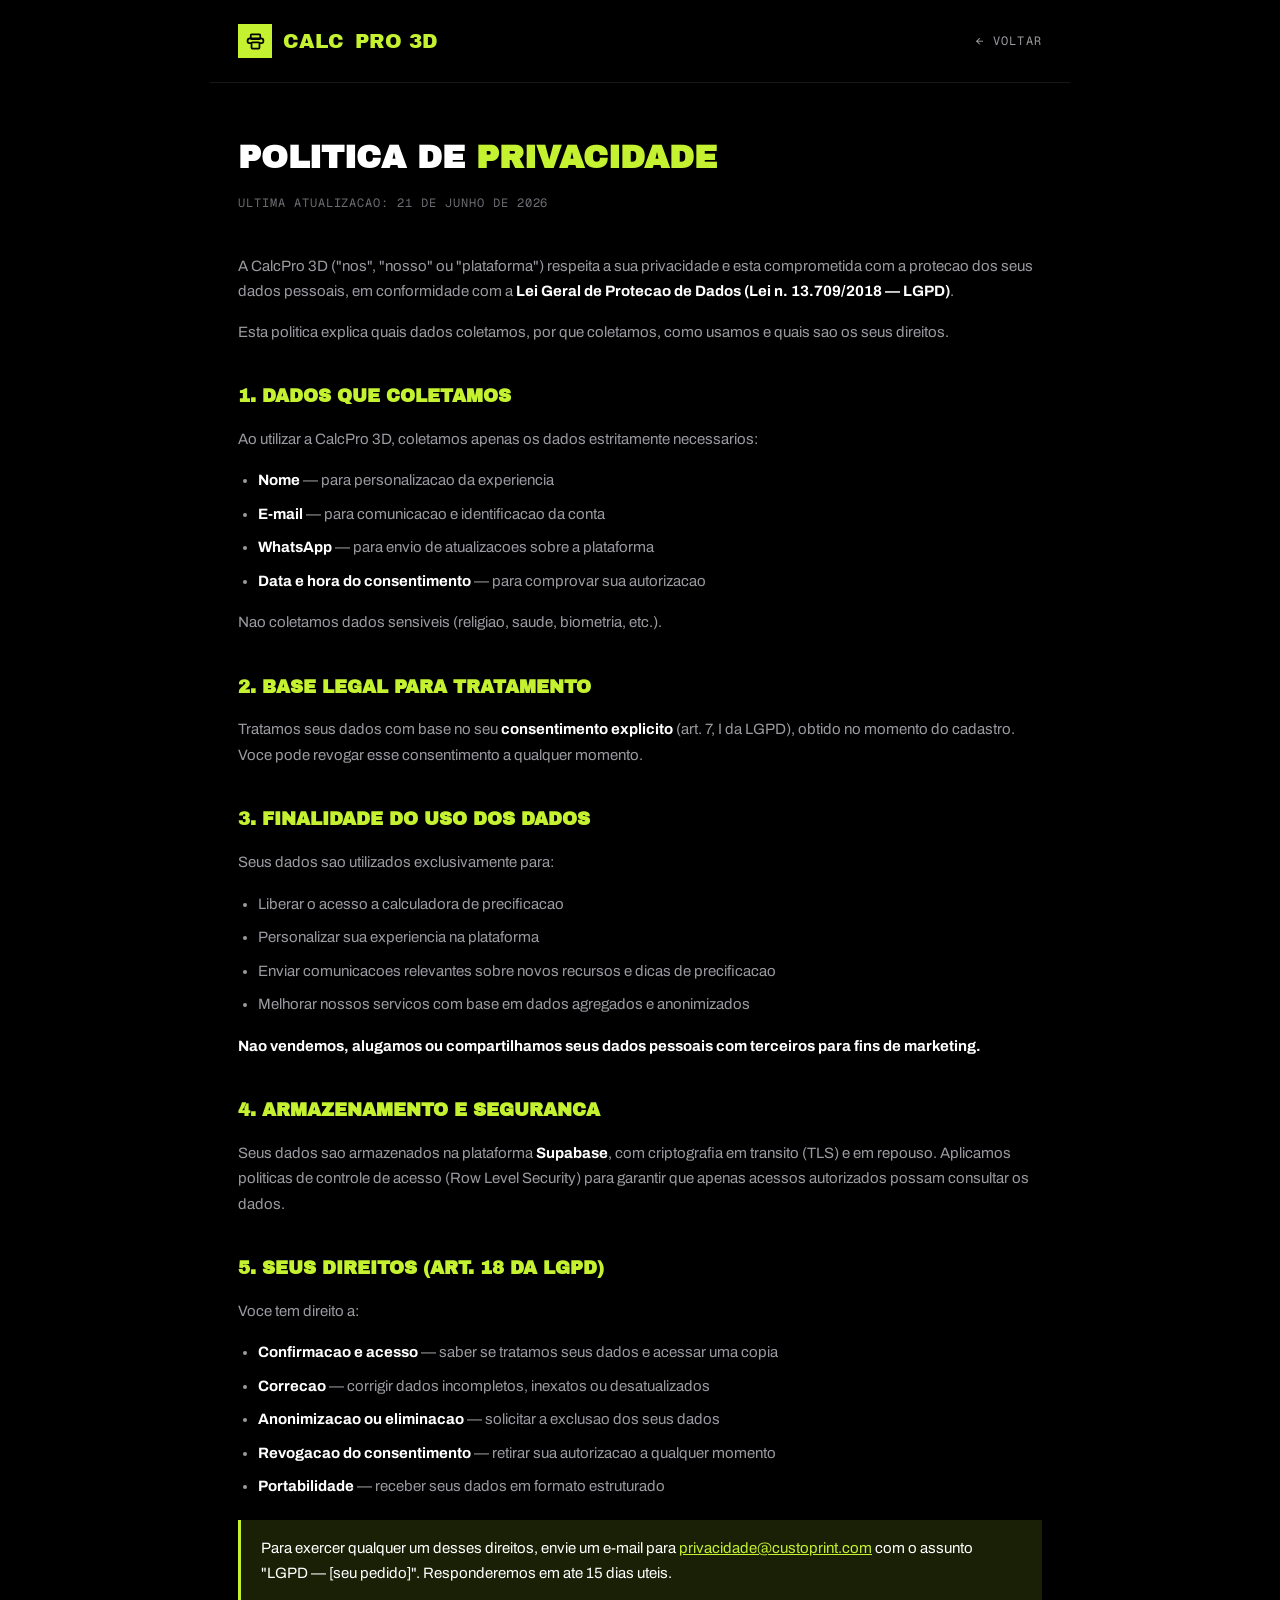
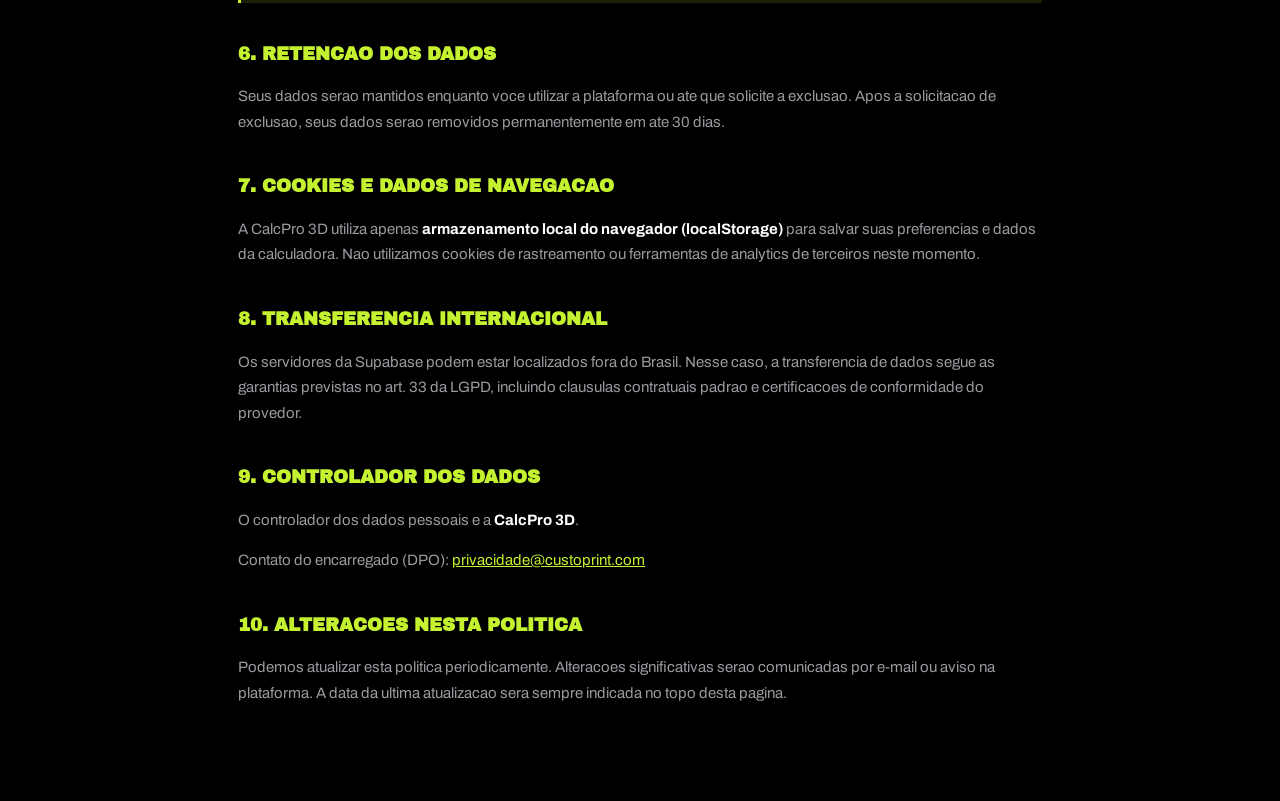
<file: privacidade.html>
<!DOCTYPE html>
<html lang="pt-BR">
<head>
<meta charset="UTF-8" />
<meta name="viewport" content="width=device-width, initial-scale=1.0" />
<title>CalcPro 3D — Politica de Privacidade</title>
<meta name="description" content="Politica de privacidade da CalcPro 3D. Saiba como seus dados sao coletados, armazenados e protegidos em conformidade com a LGPD." />
<meta name="robots" content="index, follow" />
<meta property="og:title" content="CalcPro 3D — Politica de Privacidade" />
<meta property="og:description" content="Saiba como a CalcPro 3D protege seus dados em conformidade com a LGPD." />
<link rel="canonical" href="https://custoprint.vercel.app/privacidade.html" />
<link rel="preconnect" href="https://fonts.googleapis.com" />
<link rel="preconnect" href="https://fonts.gstatic.com" crossorigin />
<link href="https://fonts.googleapis.com/css2?family=Archivo:wght@400;500;600;700&family=Archivo+Black&family=Geist+Mono:wght@400;500;600&display=swap" rel="stylesheet" />
<style>
  :root {
    --bg: #000000; --panel: #0E0E0F; --line: rgba(255,255,255,.09); --line-2: rgba(255,255,255,.16);
    --ink: #FFFFFF; --muted: #9A9AA0; --muted-2: #6C6C72;
    --acid: #C5F230; --acid-dim: rgba(197,242,48,.13); --acid-line: rgba(197,242,48,.4);
    --display: "Archivo Black", "Archivo", system-ui, sans-serif;
    --sans: "Archivo", system-ui, -apple-system, sans-serif;
    --mono: "Geist Mono", ui-monospace, monospace;
  }
  * { box-sizing: border-box; }
  html, body { margin: 0; padding: 0; }
  body { background: var(--bg); color: var(--ink); font-family: var(--sans); line-height: 1.7; -webkit-font-smoothing: antialiased; }
  a { color: var(--acid); text-decoration: underline; }
  a:hover { color: #d4ff44; }
  ::selection { background: var(--acid); color: #000; }
  .acid { color: var(--acid); }

  .nav { display: flex; align-items: center; justify-content: space-between; max-width: 860px; margin: 0 auto; padding: 24px 28px; border-bottom: 1px solid var(--line); }
  .logo { font-family: var(--display); font-size: 20px; text-transform: uppercase; display: flex; align-items: center; gap: 11px; text-decoration: none; }
  .logo .mk { width: 34px; height: 34px; background: var(--acid); color: #000; display: grid; place-items: center; }
  .logo .mk svg { width: 19px; height: 19px; }
  .back { font-family: var(--mono); font-size: 12px; letter-spacing: 0.1em; text-transform: uppercase; color: var(--muted); text-decoration: none; }
  .back:hover { color: var(--acid); }

  .content { max-width: 860px; margin: 0 auto; padding: 48px 28px 80px; }
  .content h1 { font-family: var(--display); font-size: 32px; text-transform: uppercase; margin: 0 0 8px; }
  .updated { font-family: var(--mono); font-size: 12px; letter-spacing: 0.08em; text-transform: uppercase; color: var(--muted-2); margin-bottom: 40px; display: block; }
  .content h2 { font-family: var(--display); font-size: 18px; text-transform: uppercase; margin: 36px 0 12px; color: var(--acid); }
  .content p, .content li { font-size: 15px; color: var(--muted); line-height: 1.7; }
  .content ul { padding-left: 20px; }
  .content li { margin-bottom: 8px; }
  .content strong { color: var(--ink); }
  .highlight { background: var(--acid-dim); border-left: 3px solid var(--acid); padding: 16px 20px; margin: 20px 0; }
  .highlight p { margin: 0; color: var(--ink); }
</style>
</head>
<body>

<nav class="nav">
  <a class="logo" href="index.html">
    <span class="mk"><svg viewBox="0 0 24 24" fill="none" stroke="currentColor" stroke-width="2.2" stroke-linecap="round" stroke-linejoin="round"><rect x="6" y="3" width="12" height="6" rx="1"/><path d="M6 14H4a2 2 0 0 1-2-2v-1a3 3 0 0 1 3-3h14a3 3 0 0 1 3 3v1a2 2 0 0 1-2 2h-2"/><rect x="7" y="13" width="10" height="8" rx="1"/></svg></span>
    CALC<span class="acid">PRO 3D</span>
  </a>
  <a class="back" href="index.html">&larr; Voltar</a>
</nav>

<div class="content">
  <h1>Politica de <span class="acid">Privacidade</span></h1>
  <span class="updated">Ultima atualizacao: 21 de junho de 2026</span>

  <p>A CalcPro 3D ("nos", "nosso" ou "plataforma") respeita a sua privacidade e esta comprometida com a protecao dos seus dados pessoais, em conformidade com a <strong>Lei Geral de Protecao de Dados (Lei n. 13.709/2018 — LGPD)</strong>.</p>
  <p>Esta politica explica quais dados coletamos, por que coletamos, como usamos e quais sao os seus direitos.</p>

  <h2>1. Dados que coletamos</h2>
  <p>Ao utilizar a CalcPro 3D, coletamos apenas os dados estritamente necessarios:</p>
  <ul>
    <li><strong>Nome</strong> — para personalizacao da experiencia</li>
    <li><strong>E-mail</strong> — para comunicacao e identificacao da conta</li>
    <li><strong>WhatsApp</strong> — para envio de atualizacoes sobre a plataforma</li>
    <li><strong>Data e hora do consentimento</strong> — para comprovar sua autorizacao</li>
  </ul>
  <p>Nao coletamos dados sensiveis (religiao, saude, biometria, etc.).</p>

  <h2>2. Base legal para tratamento</h2>
  <p>Tratamos seus dados com base no seu <strong>consentimento explicito</strong> (art. 7, I da LGPD), obtido no momento do cadastro. Voce pode revogar esse consentimento a qualquer momento.</p>

  <h2>3. Finalidade do uso dos dados</h2>
  <p>Seus dados sao utilizados exclusivamente para:</p>
  <ul>
    <li>Liberar o acesso a calculadora de precificacao</li>
    <li>Personalizar sua experiencia na plataforma</li>
    <li>Enviar comunicacoes relevantes sobre novos recursos e dicas de precificacao</li>
    <li>Melhorar nossos servicos com base em dados agregados e anonimizados</li>
  </ul>
  <p><strong>Nao vendemos, alugamos ou compartilhamos seus dados pessoais com terceiros para fins de marketing.</strong></p>

  <h2>4. Armazenamento e seguranca</h2>
  <p>Seus dados sao armazenados na plataforma <strong>Supabase</strong>, com criptografia em transito (TLS) e em repouso. Aplicamos politicas de controle de acesso (Row Level Security) para garantir que apenas acessos autorizados possam consultar os dados.</p>

  <h2>5. Seus direitos (art. 18 da LGPD)</h2>
  <p>Voce tem direito a:</p>
  <ul>
    <li><strong>Confirmacao e acesso</strong> — saber se tratamos seus dados e acessar uma copia</li>
    <li><strong>Correcao</strong> — corrigir dados incompletos, inexatos ou desatualizados</li>
    <li><strong>Anonimizacao ou eliminacao</strong> — solicitar a exclusao dos seus dados</li>
    <li><strong>Revogacao do consentimento</strong> — retirar sua autorizacao a qualquer momento</li>
    <li><strong>Portabilidade</strong> — receber seus dados em formato estruturado</li>
  </ul>
  <div class="highlight">
    <p>Para exercer qualquer um desses direitos, envie um e-mail para <a href="mailto:privacidade@custoprint.com">privacidade@custoprint.com</a> com o assunto "LGPD — [seu pedido]". Responderemos em ate 15 dias uteis.</p>
  </div>

  <h2>6. Retencao dos dados</h2>
  <p>Seus dados serao mantidos enquanto voce utilizar a plataforma ou ate que solicite a exclusao. Apos a solicitacao de exclusao, seus dados serao removidos permanentemente em ate 30 dias.</p>

  <h2>7. Cookies e dados de navegacao</h2>
  <p>A CalcPro 3D utiliza apenas <strong>armazenamento local do navegador (localStorage)</strong> para salvar suas preferencias e dados da calculadora. Nao utilizamos cookies de rastreamento ou ferramentas de analytics de terceiros neste momento.</p>

  <h2>8. Transferencia internacional</h2>
  <p>Os servidores da Supabase podem estar localizados fora do Brasil. Nesse caso, a transferencia de dados segue as garantias previstas no art. 33 da LGPD, incluindo clausulas contratuais padrao e certificacoes de conformidade do provedor.</p>

  <h2>9. Controlador dos dados</h2>
  <p>O controlador dos dados pessoais e a <strong>CalcPro 3D</strong>.</p>
  <p>Contato do encarregado (DPO): <a href="mailto:privacidade@custoprint.com">privacidade@custoprint.com</a></p>

  <h2>10. Alteracoes nesta politica</h2>
  <p>Podemos atualizar esta politica periodicamente. Alteracoes significativas serao comunicadas por e-mail ou aviso na plataforma. A data da ultima atualizacao sera sempre indicada no topo desta pagina.</p>
</div>
</body>
</html>
</file>
<file: nm3d.css>
/* ====================================================================
   NICKMAKER3D — DESIGN SYSTEM  ·  "ACID" (bold black + lime)
   Heavy condensed display (Archivo Black), acid-lime accent, mono labels,
   cut-corner panels. Light/dark themable; dark is the signature look.
   Themes are applied as inline custom properties from JS for reliable
   re-resolution; these blocks are first-paint defaults.
   ==================================================================== */

@import url('https://fonts.googleapis.com/css2?family=Archivo:wght@400;500;600;700&family=Archivo+Black&family=Geist+Mono:wght@400;500;600&display=swap');

:root {
  /* ---- radius (sharp, bold) ---- */
  --r-scale: 1;
  --r-sm: calc(2px * var(--r-scale));
  --r-md: calc(3px * var(--r-scale));
  --r-lg: calc(4px * var(--r-scale));
  --r-xl: calc(5px * var(--r-scale));
  --r-2xl: calc(6px * var(--r-scale));
  --r-full: 999px;
  --r-2: 2px; --r-4: var(--r-sm); --r-6: var(--r-md); --r-8: var(--r-md);
  --r-10: var(--r-lg); --r-12: var(--r-lg); --r-16: var(--r-xl); --r-20: var(--r-2xl);
  --cut: 16px;

  /* ---- spacing ---- */
  --sp-1: 4px;  --sp-2: 8px;  --sp-3: 12px; --sp-4: 16px;
  --sp-5: 20px; --sp-6: 24px; --sp-8: 32px; --sp-10: 40px;
  --sp-12: 48px; --sp-16: 64px; --sp-20: 80px;
  --density: 1;

  /* ---- type ---- */
  --font: "Archivo", system-ui, -apple-system, "Segoe UI", sans-serif;
  --display: "Archivo Black", "Archivo", system-ui, sans-serif;
  --mono: "Geist Mono", ui-monospace, SFMono-Regular, Menlo, monospace;

  /* ---- brand accent: acid lime (overridable via Tweaks) ---- */
  --accent-400: #D6F95E;
  --accent-500: #C5F230;
  --accent-600: #A6D40E;
  --accent-glow: #C5F230;
  --accent-fg:  #0A0E00;            /* text/icon on a solid accent fill */
  --accent-ink: var(--accent-500);  /* accent used as TEXT (theme-adapted) */

  /* ---- semantic ---- */
  --success-400: #56e08a; --success-500: #2fbf6a; --success-600: #1f9b53;
  --danger-300:  #ff9aa2; --danger-400:  #ff6b73; --danger-500:  #f0454d;
  --warning-400: #ffce5c; --warning-500: #f5b21f;
  --info-400:    #6fb6ff; --info-500:    #3b93f5;
  --brand-300: var(--accent-400); --brand-500: var(--accent-500);
  --brand-600: var(--accent-600); --brand-700: var(--accent-600); --brand-glow: var(--accent-glow);

  /* ---- cost-composition palette (neon set on black) ---- */
  --cost-material: #3b82f6;
  --cost-energy:   #f5b21f;
  --cost-deprec:   #a855f7;
  --cost-labor:    #ff6a2c;
  --cost-pack:     #22d3ee;
  --cost-other:    #ec4899;
  --cost-fail:     #f0454d;

  /* ---- marketplace brand colors ---- */
  --mk-shopee:  #EE4D2D;
  --mk-ml:      #FFE600;
  --mk-ml-prem: #F2C200;
  --mk-amazon:  #FF9900;
  --mk-magalu:  #0086FF;
  --mk-elo7:    #FF5C00;
  --mk-own:     var(--accent-500);
}

/* =================== THEME: DARK (signature) =================== */
:root, [data-theme="dark"] {
  --bg:            #000000;
  --bg-grad:       radial-gradient(950px 520px at 88% -12%, color-mix(in oklab, var(--accent-500) 7%, transparent), transparent 60%), #000000;
  --surface:       #0E0E0F;
  --surface-2:     #141416;
  --surface-inset: #060607;
  --field:         #0F0F10;
  --field-border:  rgba(255,255,255,.10);
  --field-border-hover: rgba(255,255,255,.22);
  --border:        rgba(255,255,255,.09);
  --border-strong: rgba(255,255,255,.16);
  --ink:           #FFFFFF;
  --ink-2:         #C8C8CC;
  --ink-3:         #9A9AA0;
  --ink-4:         #6C6C72;
  --accent-ink:    var(--accent-500);
  --shadow-card:   0 2px 14px rgba(0,0,0,.5);
  --shadow-pop:    0 16px 50px rgba(0,0,0,.7);
  --glow:          0 0 0 1px color-mix(in oklab, var(--accent-500) 35%, transparent);
}

/* =================== THEME: LIGHT =================== */
[data-theme="light"] {
  --bg:            #FFFFFF;
  --bg-grad:       radial-gradient(950px 520px at 88% -12%, color-mix(in oklab, var(--accent-500) 16%, transparent), transparent 58%), #FFFFFF;
  --surface:       #FFFFFF;
  --surface-2:     #F5F5F4;
  --surface-inset: #F2F2F0;
  --field:         #FFFFFF;
  --field-border:  #E2E2E0;
  --field-border-hover: #C8C8C6;
  --border:        #E8E8E6;
  --border-strong: #D6D6D4;
  --ink:           #0A0A0B;
  --ink-2:         #3A3A3E;
  --ink-3:         #6C6C72;
  --ink-4:         #9A9AA0;
  --accent-ink:    color-mix(in oklab, var(--accent-500) 58%, #000);
  --shadow-card:   0 1px 2px 0 rgb(0 0 0 / .05);
  --shadow-pop:    0 4px 6px -1px rgb(0 0 0 / .07), 0 10px 28px -8px rgb(0 0 0 / .18);
  --glow:          0 0 0 1px color-mix(in oklab, var(--accent-500) 50%, transparent);
}

/* =================== RESET & BASE =================== */
* { box-sizing: border-box; }
html, body { margin: 0; padding: 0; }
body {
  font-family: var(--font);
  font-weight: 400;
  color: var(--ink);
  background: var(--bg-grad) fixed;
  -webkit-font-smoothing: antialiased;
  text-rendering: optimizeLegibility;
  line-height: 1.5;
}
a { color: inherit; text-decoration: none; }
button { font-family: inherit; cursor: pointer; border: none; background: none; }
input, select, textarea { font-family: inherit; }
::selection { background: var(--accent-500); color: var(--accent-fg); }

/* =================== TYPE SCALE =================== */
/* Headings: heavy condensed, uppercase */
.t-display { font-family: var(--display); font-weight: 400; text-transform: uppercase; font-size: clamp(40px, 6vw, 78px); line-height: 0.92; letter-spacing: -0.02em; }
.t-hero    { font-family: var(--display); font-weight: 400; text-transform: uppercase; font-size: clamp(34px, 4.6vw, 58px); line-height: 0.95; letter-spacing: -0.02em; }
.t-h1      { font-family: var(--display); font-weight: 400; text-transform: uppercase; font-size: 30px; line-height: 1.02; letter-spacing: -0.015em; }
.t-h2      { font-family: var(--display); font-weight: 400; text-transform: uppercase; font-size: 23px; line-height: 1.05; letter-spacing: -0.01em; }
.t-h3      { font-family: var(--display); font-weight: 400; text-transform: uppercase; font-size: 18px; line-height: 1.1; letter-spacing: -0.005em; }
.t-h4      { font-family: var(--display); font-weight: 400; text-transform: uppercase; font-size: 15px; line-height: 1.15; letter-spacing: 0; }
.t-body    { font-weight: 400; font-size: 16px; line-height: 1.6; }
.t-sm      { font-weight: 400; font-size: 14px; line-height: 1.55; }
.t-xs      { font-weight: 400; font-size: 12.5px; line-height: 1.45; }
.t-mono    { font-family: var(--mono); font-variant-numeric: tabular-nums; }
.eyebrow {
  font-family: var(--mono); font-weight: 500; font-size: 11.5px; line-height: 1;
  letter-spacing: 0.18em; text-transform: uppercase; color: var(--accent-ink);
}
.num { font-family: var(--mono); font-variant-numeric: tabular-nums; letter-spacing: -0.01em; }

/* =================== CARD / PANEL =================== */
.card {
  background: var(--surface);
  border: 1px solid var(--border);
  border-radius: var(--r-sm);
  box-shadow: var(--shadow-card);
}
.card-pad { padding: calc(var(--sp-6) * var(--density)); }

/* =================== FIELD =================== */
.field { display: flex; flex-direction: column; gap: 6px; }
.field-label { font-size: 12.5px; font-weight: 500; color: var(--ink-2); letter-spacing: 0; }
.field-hint { font-size: 12.5px; font-weight: 400; color: var(--ink-3); }
.input-wrap { position: relative; display: flex; align-items: center; }
.input {
  width: 100%;
  font-size: 14px; font-weight: 500;
  color: var(--ink);
  background: var(--field);
  border: 1px solid var(--field-border);
  border-radius: var(--r-sm);
  padding: 10px 13px;
  transition: border-color .15s, box-shadow .15s;
  font-variant-numeric: tabular-nums;
}
.input::placeholder { color: var(--ink-4); font-weight: 400; }
.input:hover { border-color: var(--field-border-hover); }
.input:focus {
  outline: none;
  border-color: var(--accent-500);
  box-shadow: 0 0 0 3px color-mix(in oklab, var(--accent-500) 30%, transparent);
}
.input.has-suffix { padding-right: 50px; }
.input-suffix {
  position: absolute; right: 13px;
  font-size: 12px; font-weight: 500; color: var(--ink-4);
  pointer-events: none; font-family: var(--mono);
}
select.input { appearance: none; cursor: pointer; padding-right: 38px; }
.select-wrap::after {
  content: ""; position: absolute; right: 14px; top: 50%;
  width: 8px; height: 8px; pointer-events: none;
  border-right: 1.6px solid var(--ink-3); border-bottom: 1.6px solid var(--ink-3);
  transform: translateY(-65%) rotate(45deg);
}

/* =================== BUTTON =================== */
.btn {
  display: inline-flex; align-items: center; justify-content: center; gap: 8px;
  font-family: var(--mono); font-weight: 600; font-size: 13px;
  letter-spacing: 0.06em; text-transform: uppercase;
  border-radius: var(--r-sm);
  padding: 10px 18px; height: 38px;
  border: 1px solid transparent;
  transition: background .15s, color .15s, border-color .15s, transform .1s;
  white-space: nowrap;
}
.btn:focus-visible { outline: none; box-shadow: 0 0 0 3px color-mix(in oklab, var(--accent-500) 45%, transparent); }
.btn:active { transform: translateY(1px); }
.btn-lg { padding: 13px 24px; height: 46px; font-size: 13.5px; }
.btn-sm { padding: 7px 13px; height: 32px; font-size: 12px; }
.btn-primary { background: var(--accent-500); color: var(--accent-fg);
  clip-path: polygon(0 0, 100% 0, 100% calc(100% - 9px), calc(100% - 9px) 100%, 0 100%); }
.btn-primary:hover { background: var(--accent-400); transform: translateY(-1px); }
.btn-ghost { background: var(--surface-2); color: var(--ink); border-color: var(--border-strong); }
.btn-ghost:hover { background: var(--field); border-color: var(--accent-500); color: var(--accent-ink); }
.btn-soft { background: var(--surface-2); color: var(--ink); }
.btn-soft:hover { background: var(--field); }

/* =================== CHIP / BADGE =================== */
.chip {
  display: inline-flex; align-items: center; gap: 6px;
  padding: 4px 10px; border-radius: var(--r-sm);
  font-family: var(--mono); font-size: 11px; font-weight: 500; letter-spacing: 0.04em; text-transform: uppercase;
  border: 1px solid var(--border-strong); color: var(--ink-2); background: var(--surface-2);
}
.chip .dot { width: 7px; height: 7px; border-radius: 50%; }
.chip-accent {
  background: color-mix(in oklab, var(--accent-500) 14%, transparent);
  color: var(--accent-ink);
  border-color: color-mix(in oklab, var(--accent-500) 34%, transparent);
}
.badge-best {
  display: inline-flex; align-items: center; gap: 5px;
  background: var(--accent-500); color: var(--accent-fg);
  padding: 3px 9px; border-radius: var(--r-sm);
  font-family: var(--mono); font-size: 10px; font-weight: 600; letter-spacing: 0.08em; text-transform: uppercase;
}

/* =================== SEGMENTED =================== */
.segmented {
  display: inline-flex; gap: 2px;
  background: var(--surface-2); border: 1px solid var(--border); border-radius: var(--r-sm); padding: 3px;
}
.segmented .seg {
  padding: 6px 13px; border-radius: var(--r-sm);
  font-family: var(--mono); font-size: 12px; font-weight: 500; letter-spacing: 0.04em; text-transform: uppercase; color: var(--ink-3);
  transition: all .15s;
}
.segmented .seg.active { background: var(--field); color: var(--ink); }
.segmented .seg.active.accent { background: var(--accent-500); color: var(--accent-fg); }

/* =================== SLIDER =================== */
.range {
  -webkit-appearance: none; appearance: none;
  width: 100%; height: 5px; border-radius: 0;
  background: var(--surface-2); border: 1px solid var(--border);
  outline: none; cursor: pointer;
}
.range::-webkit-slider-thumb {
  -webkit-appearance: none; appearance: none;
  width: 20px; height: 20px; border-radius: 0;
  background: var(--accent-500); border: 2px solid var(--surface);
  cursor: pointer;
}
.range::-moz-range-thumb {
  width: 20px; height: 20px; border-radius: 0;
  background: var(--accent-500); border: 2px solid var(--surface);
  cursor: pointer;
}

/* =================== MISC =================== */
.hr { height: 1px; background: var(--border); border: none; margin: 0; }
.row { display: flex; align-items: center; gap: 12px; }
.col { display: flex; flex-direction: column; }
.spacer { flex: 1; }
.muted { color: var(--ink-3); }
.accent-text { color: var(--accent-ink); }

::-webkit-scrollbar { width: 11px; height: 11px; }
::-webkit-scrollbar-thumb { background: var(--border-strong); border-radius: 0; border: 3px solid transparent; background-clip: padding-box; }
::-webkit-scrollbar-thumb:hover { background: var(--ink-4); background-clip: padding-box; }
::-webkit-scrollbar-track { background: transparent; }
</file>
